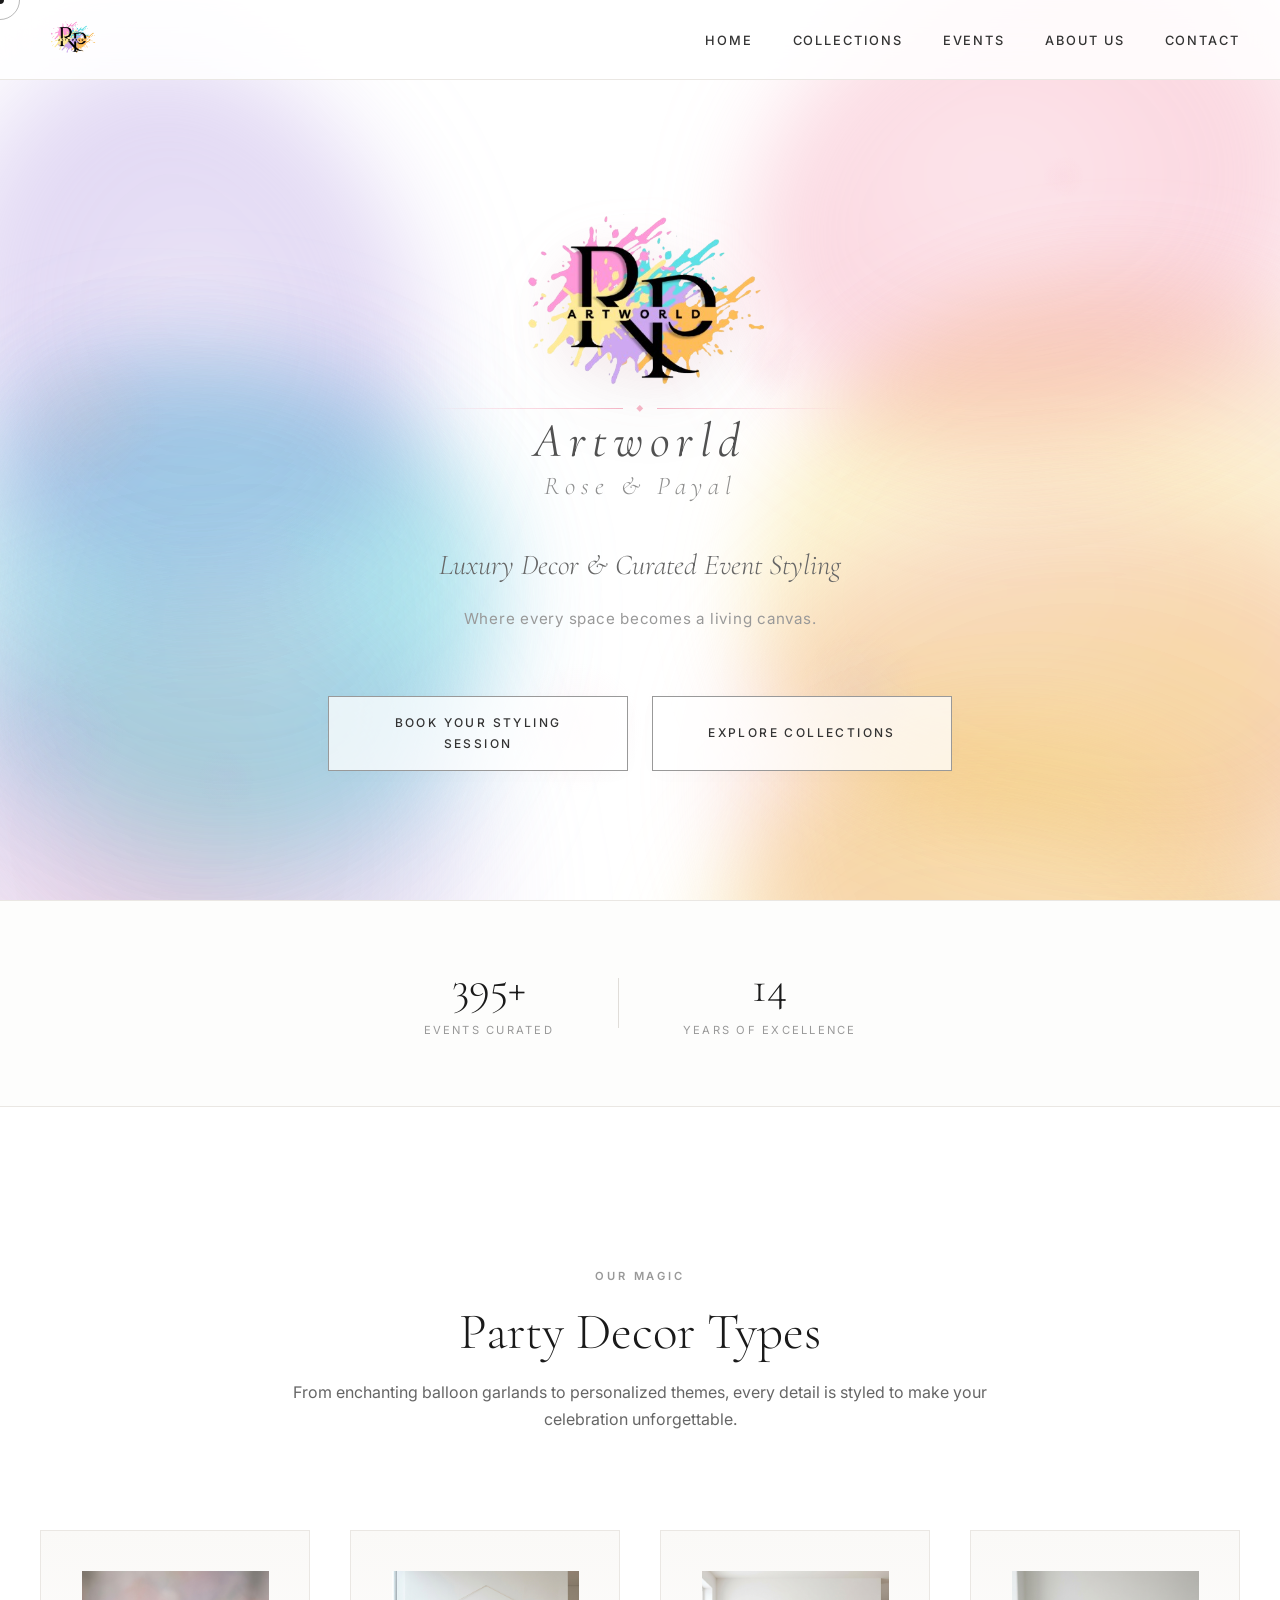
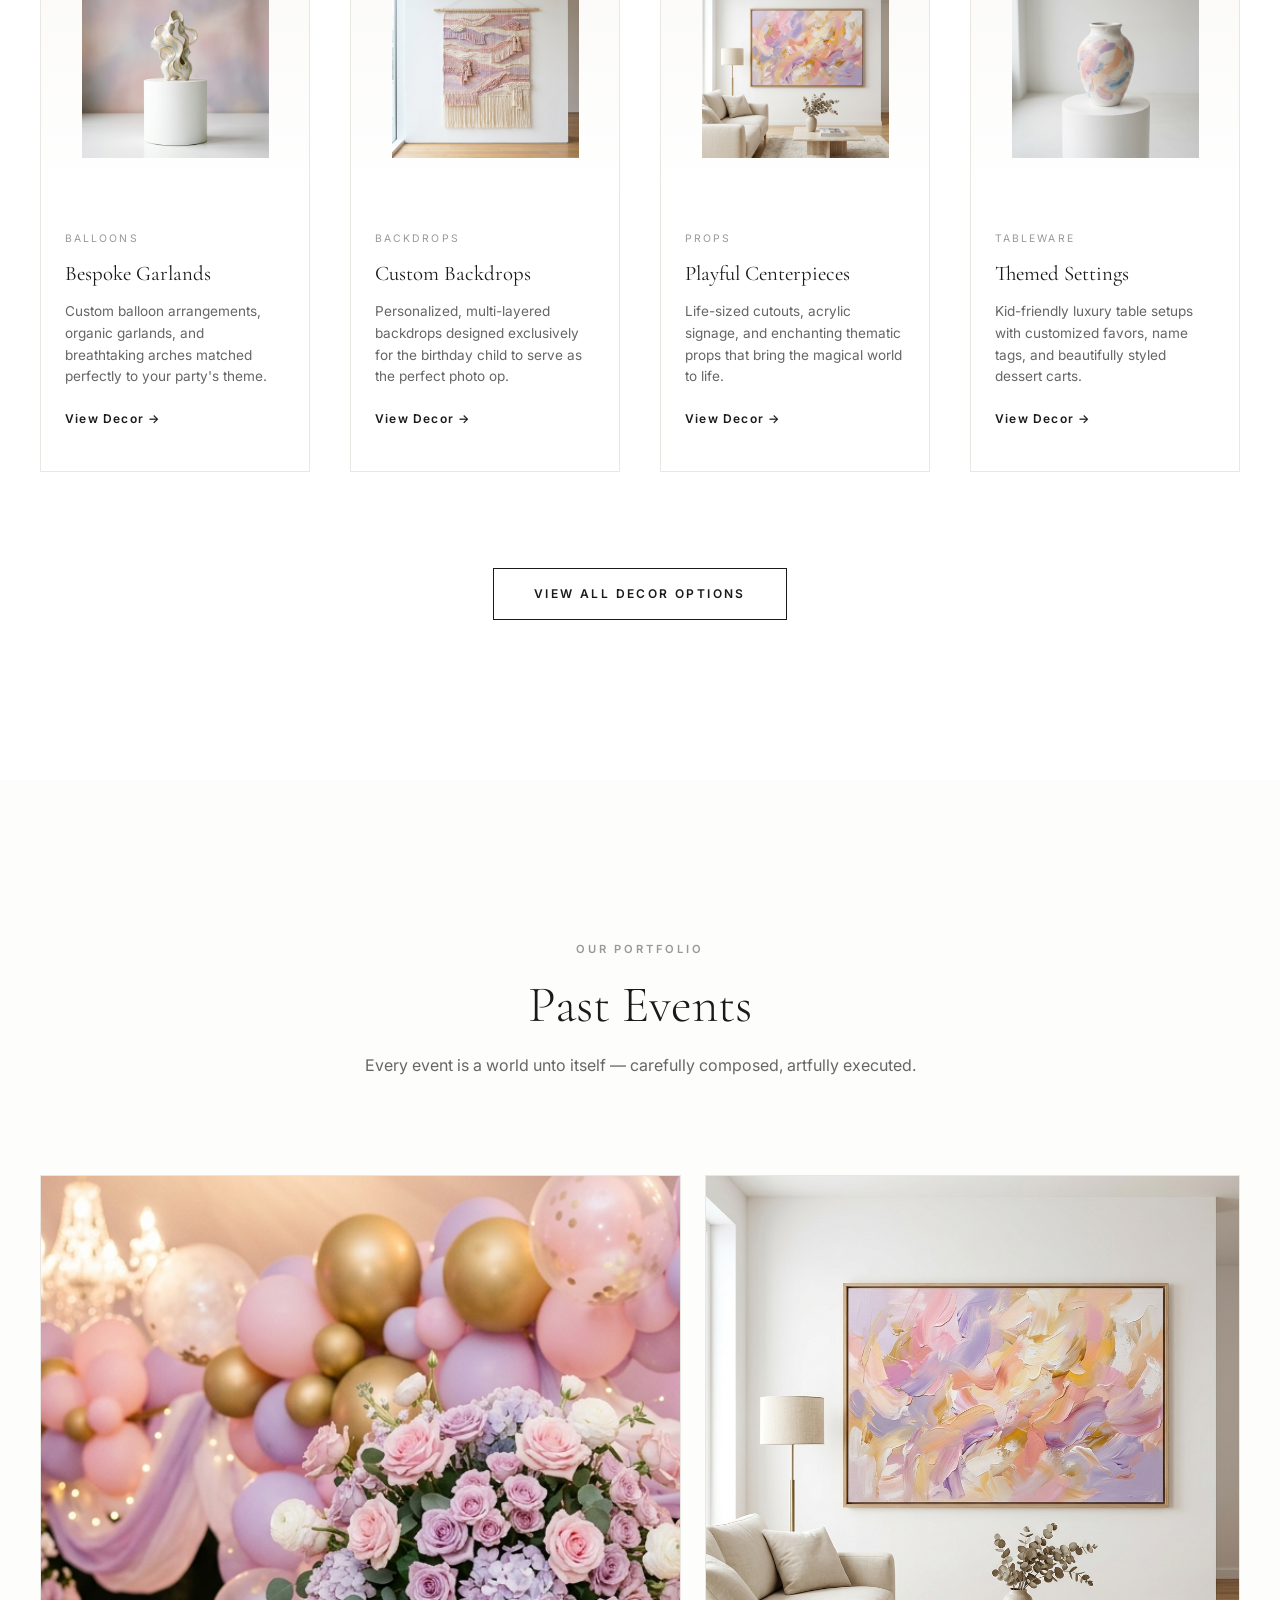
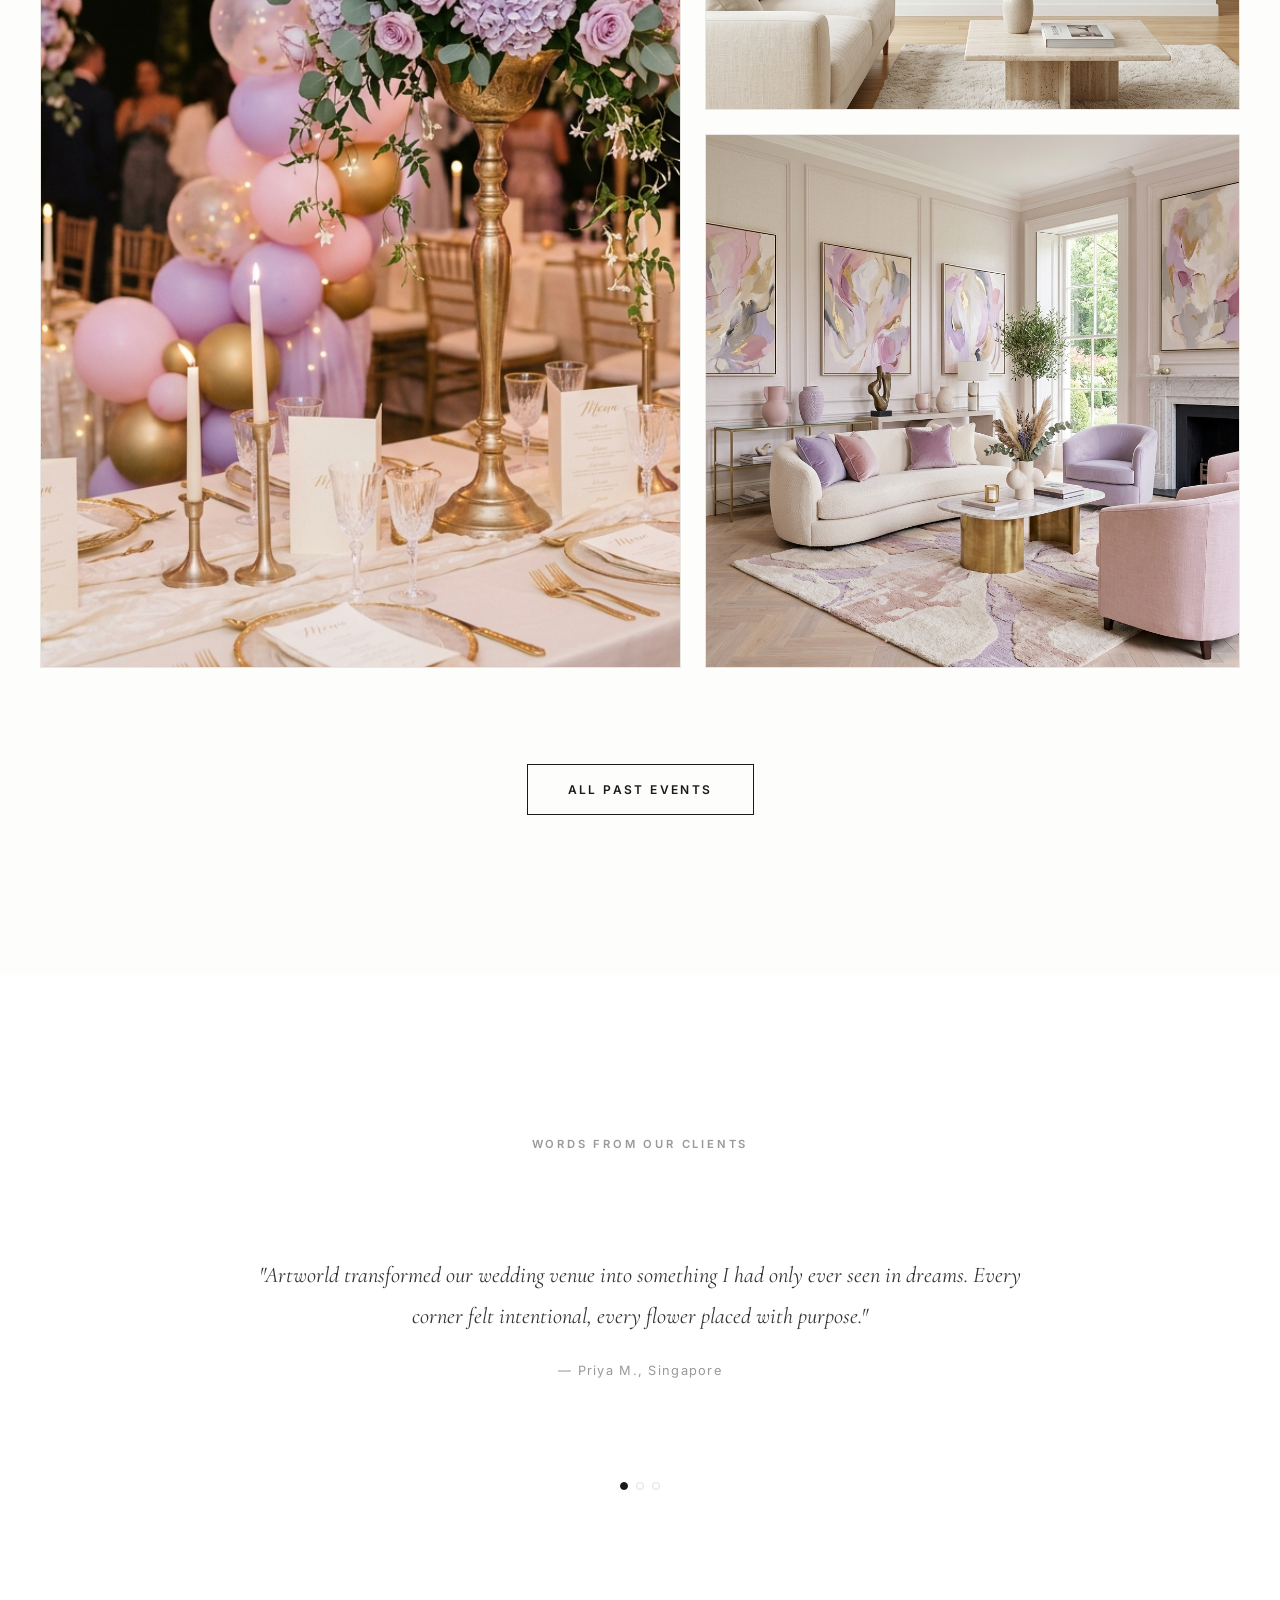
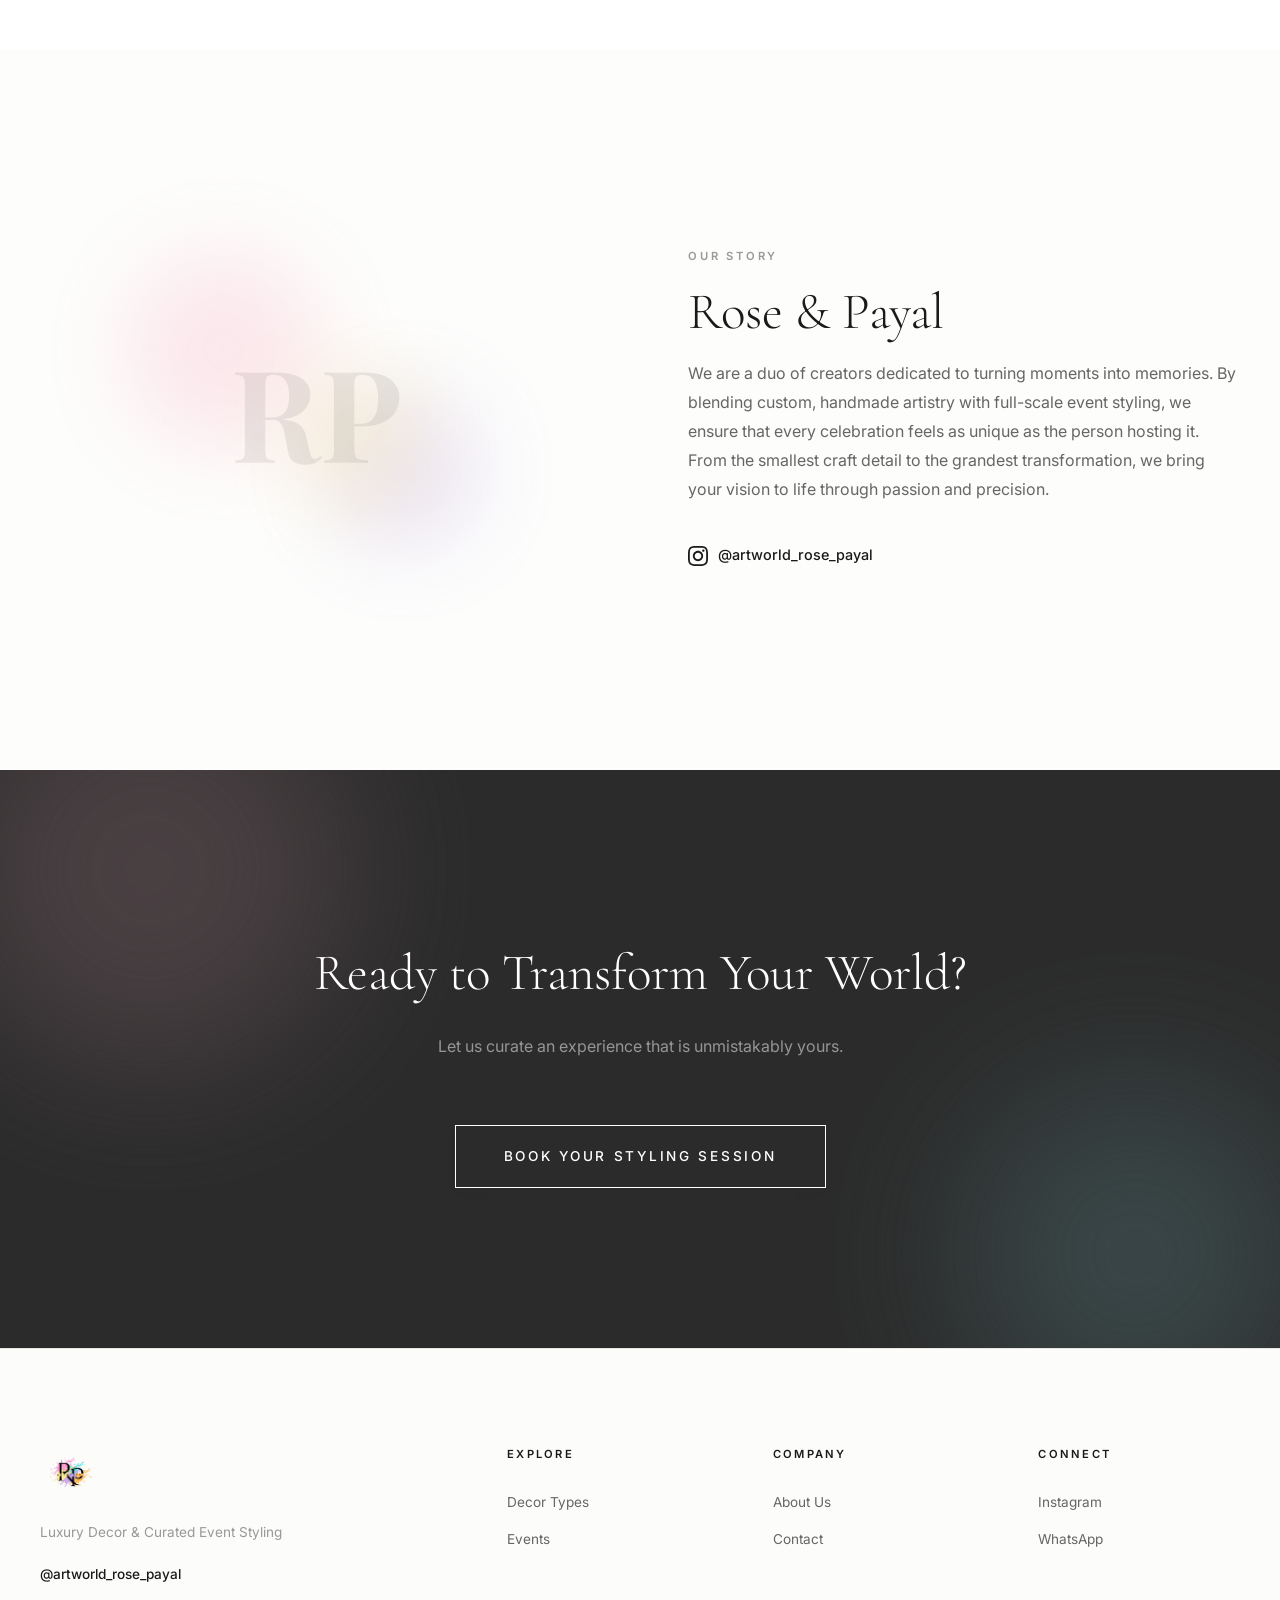
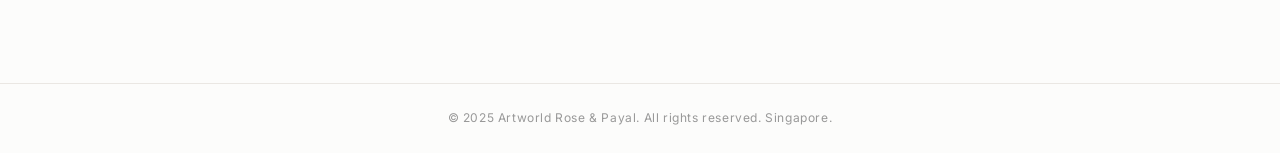
<file: index.html>
<!DOCTYPE html>
<html lang="en">
<head>
  <meta charset="UTF-8">
  <meta name="viewport" content="width=device-width, initial-scale=1.0">
  <title>Artworld Rose & Payal — Luxury Decor & Event Styling</title>
  <meta name="description" content="Artworld Rose & Payal is a luxury decor and event styling house crafting immersive, art-curated experiences. Explore our collections, past events, and book your styling session.">
  <link rel="preconnect" href="https://fonts.googleapis.com">
  <link rel="preconnect" href="https://fonts.gstatic.com" crossorigin>
  <link href="https://fonts.googleapis.com/css2?family=Cormorant+Garamond:ital,wght@0,300;0,400;0,500;0,600;1,300;1,400&family=Inter:wght@300;400;500;600&family=Playfair+Display:ital,wght@0,400;0,700;1,400&display=swap" rel="stylesheet">
  <link rel="stylesheet" href="style.css">
  <link rel="icon" type="image/png" href="assets/logo.png">
</head>
<body>

  <!-- Custom Cursor -->
  <div class="cursor-dot" id="cursorDot"></div>
  <div class="cursor-ring" id="cursorRing"></div>

  <div class="bg-decorations">
    <div class="bg-splash splash-1"></div>
    <div class="bg-splash splash-2"></div>
    <div class="bg-splash splash-3"></div>
    <div class="bg-splash splash-4"></div>
    <div class="bg-splash splash-5"></div>
    <div class="bg-splash splash-6"></div>
    <div class="bg-splash splash-7"></div>
    <div class="bg-splash splash-8"></div>
  </div>

  <!-- Navigation -->
  <nav class="nav" id="mainNav">
    <div class="nav-inner">
      <a href="index.html" class="nav-logo">
        <img src="assets/logo.png" alt="Artworld Rose & Payal Logo" class="nav-logo-img">
      </a>
      <ul class="nav-links" id="navLinks">
        <li><a href="index.html" class="nav-link" data-label="Home">
          <span class="nav-drip"></span>Home
        </a></li>
        <li><a href="#collections" class="nav-link" data-label="Collections">
          <span class="nav-drip"></span>Collections
        </a></li>
        <li><a href="events.html" class="nav-link" data-label="Events">
          <span class="nav-drip"></span>Events
        </a></li>
        <li><a href="#about" class="nav-link" data-label="About Us">
          <span class="nav-drip"></span>About Us
        </a></li>
        <li><a href="contact.html" class="nav-link" data-label="Contact">
          <span class="nav-drip"></span>Contact
        </a></li>
      </ul>
      <button class="nav-hamburger" id="navHamburger" aria-label="Menu">
        <span></span><span></span><span></span>
      </button>
    </div>
  </nav>

  <!-- Hero Section -->
  <section class="hero" id="hero">
    <canvas class="hero-canvas" id="heroCanvas"></canvas>

    <div class="hero-content">
      <!-- Brand Name Heading -->
      <div class="hero-brand-name">
        <div class="hero-logo-container">
          <img src="assets/logo.png" alt="Artworld Rose &amp; Payal" class="hero-logo">
        </div>
        <div class="hero-brand-rule"><span class="hero-brand-diamond">◆</span></div>
        <h1 class="hero-brand-sub">
          <span class="hero-brand-artworld">Artworld</span>
          <span class="hero-brand-rp">Rose &amp; Payal</span>
        </h1>
      </div>

      <p class="hero-tagline">Luxury Decor & Curated Event Styling</p>
      <p class="hero-sub">Where every space becomes a living canvas.</p>

      <div class="hero-actions">
        <a href="contact.html" class="btn-primary" id="ctaButton">
          <span class="btn-text">BOOK YOUR STYLING SESSION</span>
          <div class="btn-gradient-overlay"></div>
        </a>
        <a href="#collections" class="btn-primary">
          <span class="btn-text">EXPLORE COLLECTIONS</span>
          <div class="btn-gradient-overlay"></div>
        </a>
      </div>
    </div>


  </section>

  <!-- About Strip -->
  <section class="about-strip">
    <div class="strip-inner">
      <div class="strip-item">
        <span class="strip-number">400+</span>
        <span class="strip-label">Events Curated</span>
      </div>
      <div class="strip-divider"></div>
      <div class="strip-item">
        <span class="strip-number">14</span>
        <span class="strip-label">Years of Excellence</span>
      </div>
    </div>
  </section>

  <!-- Decor Types Section -->
  <section class="collections" id="collections">
    <div class="section-header">
      <span class="section-label">Our Magic</span>
      <h2 class="section-title">Party Decor Types</h2>
      <p class="section-sub">From enchanting balloon garlands to personalized themes, every detail is styled to make your celebration unforgettable.</p>
    </div>

    <div class="collections-grid">
      <div class="product-card" id="product1">
        <div class="product-pedestal">
          <div class="product-aura"></div>
          <img src="assets/product_sculpture.png" alt="Balloon Installations — Party Decor" class="product-img">
        </div>
        <div class="product-info">
          <span class="product-category">Balloons</span>
          <h3 class="product-name">Bespoke Garlands</h3>
          <p class="product-desc">Custom balloon arrangements, organic garlands, and breathtaking arches matched perfectly to your party's theme.</p>
          <a href="#" class="product-link">View Decor →</a>
        </div>
      </div>

      <div class="product-card" id="product2">
        <div class="product-pedestal">
          <div class="product-aura"></div>
          <img src="assets/product_textile.png" alt="Themed Backdrops — Party Decor" class="product-img">
        </div>
        <div class="product-info">
          <span class="product-category">Backdrops</span>
          <h3 class="product-name">Custom Backdrops</h3>
          <p class="product-desc">Personalized, multi-layered backdrops designed exclusively for the birthday child to serve as the perfect photo op.</p>
          <a href="#" class="product-link">View Decor →</a>
        </div>
      </div>

      <div class="product-card" id="product3">
        <div class="product-pedestal">
          <div class="product-aura"></div>
          <img src="assets/product_wall_art.png" alt="Props & Signage — Party Decor" class="product-img">
        </div>
        <div class="product-info">
          <span class="product-category">Props</span>
          <h3 class="product-name">Playful Centerpieces</h3>
          <p class="product-desc">Life-sized cutouts, acrylic signage, and enchanting thematic props that bring the magical world to life.</p>
          <a href="#" class="product-link">View Decor →</a>
        </div>
      </div>

      <div class="product-card" id="product4">
        <div class="product-pedestal">
          <div class="product-aura"></div>
          <img src="assets/product_vase.png" alt="Table Settings — Party Decor" class="product-img">
        </div>
        <div class="product-info">
          <span class="product-category">Tableware</span>
          <h3 class="product-name">Themed Settings</h3>
          <p class="product-desc">Kid-friendly luxury table setups with customized favors, name tags, and beautifully styled dessert carts.</p>
          <a href="#" class="product-link">View Decor →</a>
        </div>
      </div>
    </div>

    <div class="collections-cta">
      <a href="decor.html" class="btn-outline">View All Decor Options</a>
    </div>
  </section>



  <!-- Past Events Preview -->
  <section class="events-preview" id="events">
    <div class="section-header">
      <span class="section-label">Our Portfolio</span>
      <h2 class="section-title">Past Events</h2>
      <p class="section-sub">Every event is a world unto itself — carefully composed, artfully executed.</p>
    </div>

    <div class="events-grid">
      <div class="event-card event-card-large" id="eventCard1">
        <div class="event-img-wrap">
          <img src="assets/event_celebration.png" alt="Elegance in Bloom — Luxury wedding styling by Artworld Rose & Payal" class="event-img">
          <div class="event-overlay">
            <div class="event-info">
              <span class="event-tag">Wedding</span>
              <h3>Elegance in Bloom</h3>
              <p>A pastel dream — 400 guests immersed in a world of lavender and gold.</p>
              <a href="events.html" class="event-link">View Gallery →</a>
            </div>
          </div>
        </div>
      </div>
      <div class="event-card" id="eventCard2">
        <div class="event-img-wrap">
          <img src="assets/product_wall_art.png" alt="Gallery Night — Art exhibition curated by Artworld" class="event-img">
          <div class="event-overlay">
            <div class="event-info">
              <span class="event-tag">Art Exhibition</span>
              <h3>Gallery Night</h3>
              <p>A private showcase for 60 collectors.</p>
              <a href="events.html" class="event-link">View Gallery →</a>
            </div>
          </div>
        </div>
      </div>
      <div class="event-card" id="eventCard3">
        <div class="event-img-wrap">
          <img src="assets/interior_living_room.png" alt="The Rose Suite — Luxury showroom opening styling" class="event-img">
          <div class="event-overlay">
            <div class="event-info">
              <span class="event-tag">Showroom</span>
              <h3>The Rose Suite</h3>
              <p>A luxury showroom opening, art-directed from floor to ceiling.</p>
              <a href="events.html" class="event-link">View Gallery →</a>
            </div>
          </div>
        </div>
      </div>
    </div>

    <div class="events-cta">
      <a href="events.html" class="btn-outline">All Past Events</a>
    </div>
  </section>

  <!-- Testimonials -->
  <section class="testimonials">
    <div class="testimonials-inner">
      <span class="section-label">Words From Our Clients</span>
      <div class="testimonials-carousel" id="testimonialsCarousel">
        <div class="testimonial-slide active">
          <blockquote>"Artworld transformed our wedding venue into something I had only ever seen in dreams. Every corner felt intentional, every flower placed with purpose."</blockquote>
          <cite>— Priya M., Singapore</cite>
        </div>
        <div class="testimonial-slide">
          <blockquote>"The sculpture they sourced for our entryway is the first thing guests notice. It has sparked more conversations than anything else in our home."</blockquote>
          <cite>— Marcus T., London</cite>
        </div>
        <div class="testimonial-slide">
          <blockquote>"Working with Rose and Payal felt like collaborating with artists. They listened, they shaped our vision, and then they exceeded it."</blockquote>
          <cite>— Ananya K., Mumbai</cite>
        </div>
      </div>
      <div class="testimonial-dots" id="testimonialDots">
        <button class="t-dot active" data-index="0"></button>
        <button class="t-dot" data-index="1"></button>
        <button class="t-dot" data-index="2"></button>
      </div>
    </div>
  </section>

  <!-- About Section -->
  <section class="about-section" id="about">
    <div class="about-inner">
      <div class="about-visual">
        <div class="about-paint-blob ab1"></div>
        <div class="about-paint-blob ab2"></div>
        <div class="about-paint-blob ab3"></div>
        <div class="about-monogram">RP</div>
      </div>
      <div class="about-text">
        <span class="section-label">Our Story</span>
        <h2 class="section-title">Rose & Payal</h2>
        <p>We are a duo of creators dedicated to turning moments into memories. By blending custom, handmade artistry with full-scale event styling, we ensure that every celebration feels as unique as the person hosting it. From the smallest craft detail to the grandest transformation, we bring your vision to life through passion and precision.</p>
        <div class="about-instagram">
          <a href="https://www.instagram.com/artworld_rose_payal/" target="_blank" rel="noopener" class="instagram-link" id="instagramLink">
            <svg viewBox="0 0 24 24" class="ig-icon" fill="currentColor"><path d="M12 2.163c3.204 0 3.584.012 4.85.07 3.252.148 4.771 1.691 4.919 4.919.058 1.265.069 1.645.069 4.849 0 3.205-.012 3.584-.069 4.849-.149 3.225-1.664 4.771-4.919 4.919-1.266.058-1.644.07-4.85.07-3.204 0-3.584-.012-4.849-.07-3.26-.149-4.771-1.699-4.919-4.92-.058-1.265-.07-1.644-.07-4.849 0-3.204.013-3.583.07-4.849.149-3.227 1.664-4.771 4.919-4.919 1.266-.057 1.645-.069 4.849-.069zm0-2.163c-3.259 0-3.667.014-4.947.072-4.358.2-6.78 2.618-6.98 6.98-.059 1.281-.073 1.689-.073 4.948 0 3.259.014 3.668.072 4.948.2 4.358 2.618 6.78 6.98 6.98 1.281.058 1.689.072 4.948.072 3.259 0 3.668-.014 4.948-.072 4.354-.2 6.782-2.618 6.979-6.98.059-1.28.073-1.689.073-4.948 0-3.259-.014-3.667-.072-4.947-.196-4.354-2.617-6.78-6.979-6.98-1.281-.059-1.69-.073-4.949-.073zm0 5.838c-3.403 0-6.162 2.759-6.162 6.162s2.759 6.163 6.162 6.163 6.162-2.759 6.162-6.163c0-3.403-2.759-6.162-6.162-6.162zm0 10.162c-2.209 0-4-1.79-4-4 0-2.209 1.791-4 4-4s4 1.791 4 4c0 2.21-1.791 4-4 4zm6.406-11.845c-.796 0-1.441.645-1.441 1.44s.645 1.44 1.441 1.44c.795 0 1.439-.645 1.439-1.44s-.644-1.44-1.439-1.44z"/></svg>
            @artworld_rose_payal
          </a>
        </div>
      </div>
    </div>
  </section>

  <!-- Final CTA Banner -->
  <section class="cta-banner">
    <div class="cta-banner-bg">
      <div class="cta-blob cb1"></div>
      <div class="cta-blob cb2"></div>
    </div>
    <div class="cta-banner-inner">
      <h2 class="cta-banner-title">Ready to Transform Your World?</h2>
      <p class="cta-banner-sub">Let us curate an experience that is unmistakably yours.</p>
      <a href="contact.html" class="btn-primary btn-large" id="finalCtaBtn">
        <span class="btn-text">BOOK YOUR STYLING SESSION</span>
        <div class="btn-gradient-overlay"></div>
      </a>
    </div>
  </section>

  <!-- Footer -->
  <footer class="footer">
    <div class="footer-inner">
      <div class="footer-brand">
        <img src="assets/logo.png" alt="Artworld Rose & Payal" class="footer-logo">
        <p class="footer-tagline">Luxury Decor & Curated Event Styling</p>
        <a href="https://www.instagram.com/artworld_rose_payal/" target="_blank" rel="noopener" class="footer-ig" id="footerIg">
          @artworld_rose_payal
        </a>
      </div>
      <div class="footer-links-group">
        <h4 class="footer-heading">Explore</h4>
        <ul>
          <li><a href="#collections">Decor Types</a></li>
          <li><a href="events.html">Events</a></li>
        </ul>
      </div>
      <div class="footer-links-group">
        <h4 class="footer-heading">Company</h4>
        <ul>
          <li><a href="#about">About Us</a></li>
          <li><a href="contact.html">Contact</a></li>
        </ul>
      </div>
      <div class="footer-links-group">
        <h4 class="footer-heading">Connect</h4>
        <ul>
          <li><a href="https://www.instagram.com/artworld_rose_payal/" target="_blank" rel="noopener">Instagram</a></li>
          <li><a href="contact.html">WhatsApp</a></li>
        </ul>
      </div>
    </div>
    <div class="footer-bottom">
      <p>© 2025 Artworld Rose & Payal. All rights reserved. Singapore.</p>
    </div>
  </footer>

  <script src="main.js"></script>
</body>
</html>
</file>
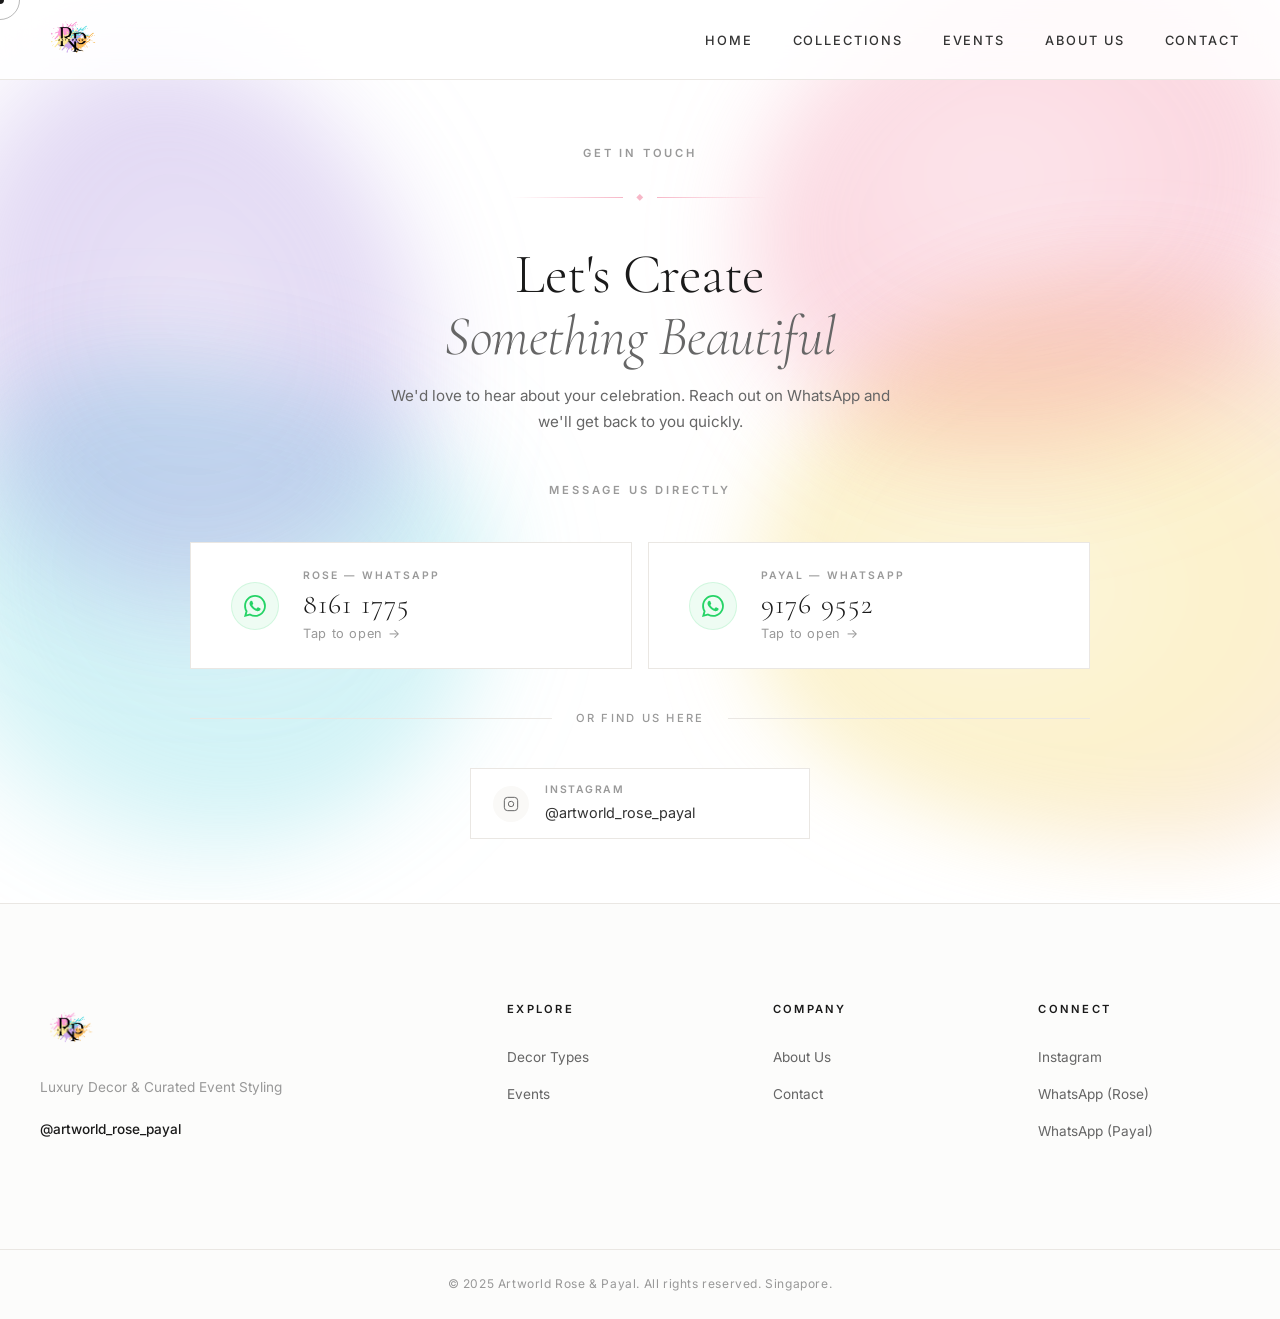
<file: contact.html>
<!DOCTYPE html>
<html lang="en">
<head>
  <meta charset="UTF-8">
  <meta name="viewport" content="width=device-width, initial-scale=1.0">
  <title>Contact Us — Artworld Rose &amp; Payal</title>
  <meta name="description" content="Get in touch with Artworld Rose &amp; Payal for beautiful party decor and event styling in Singapore.">
  <link rel="preconnect" href="https://fonts.googleapis.com">
  <link rel="preconnect" href="https://fonts.gstatic.com" crossorigin>
  <link href="https://fonts.googleapis.com/css2?family=Cormorant+Garamond:ital,wght@0,300;0,400;0,500;0,600;1,300;1,400&family=Inter:wght@300;400;500;600&family=Playfair+Display:ital,wght@0,400;0,700;1,400&display=swap" rel="stylesheet">
  <link rel="stylesheet" href="style.css">
  <link rel="icon" type="image/png" href="assets/logo.png">
</head>
<body>

  <!-- Custom Cursor -->
  <div class="cursor-dot" id="cursorDot"></div>
  <div class="cursor-ring" id="cursorRing"></div>

  <!-- Global Background Decorations -->
  <div class="bg-decorations">
    <div class="bg-splash splash-1"></div>
    <div class="bg-splash splash-2"></div>
    <div class="bg-splash splash-3"></div>
    <div class="bg-splash splash-4"></div>
  </div>

  <!-- Navigation -->
  <nav class="nav" id="mainNav">
    <div class="nav-inner">
      <a href="index.html" class="nav-logo">
        <img src="assets/logo.png" alt="Artworld Rose &amp; Payal Logo" class="nav-logo-img">
      </a>
      <ul class="nav-links" id="navLinks">
        <li><a href="index.html" class="nav-link"><span class="nav-drip"></span>Home</a></li>
        <li><a href="index.html#collections" class="nav-link"><span class="nav-drip"></span>Collections</a></li>
        <li><a href="events.html" class="nav-link"><span class="nav-drip"></span>Events</a></li>
        <li><a href="index.html#about" class="nav-link"><span class="nav-drip"></span>About Us</a></li>
        <li><a href="contact.html" class="nav-link"><span class="nav-drip"></span>Contact</a></li>
      </ul>
      <button class="nav-hamburger" id="navHamburger" aria-label="Menu">
        <span></span><span></span><span></span>
      </button>
    </div>
  </nav>

  <!-- Contact Hero -->
  <section class="contact-hero">
    <div class="contact-hero-inner">
      <div class="contact-hero-label">
        <span class="section-label">Get In Touch</span>
        <div class="contact-hero-rule">
          <span></span><span class="contact-hero-diamond">◆</span><span></span>
        </div>
      </div>
      <h1 class="contact-hero-title">Let's Create<br><em>Something Beautiful</em></h1>
      <p class="contact-hero-desc">We'd love to hear about your celebration. Reach out on WhatsApp and we'll get back to you quickly.</p>
    </div>
  </section>

  <!-- Contact Cards -->
  <section class="contact-cards-section">
    <div class="contact-cards-inner">

      <div class="whatsapp-cta-label">
        <span>Message Us Directly</span>
      </div>

      <div class="whatsapp-grid">
        <!-- Card 1 -->
        <a href="https://wa.me/6581611775" class="whatsapp-card" target="_blank" rel="noopener" id="waCard1">
          <div class="whatsapp-card-bg"></div>
          <div class="whatsapp-card-content">
            <div class="whatsapp-icon-wrap">
              <div class="whatsapp-icon">
                <svg viewBox="0 0 24 24" fill="currentColor" xmlns="http://www.w3.org/2000/svg"><path d="M17.472 14.382c-.297-.149-1.758-.867-2.03-.967-.273-.099-.471-.148-.67.15-.197.297-.767.966-.94 1.164-.173.199-.347.223-.644.075-.297-.15-1.255-.463-2.39-1.475-.883-.788-1.48-1.761-1.653-2.059-.173-.297-.018-.458.13-.606.134-.133.298-.347.446-.52.149-.174.198-.298.298-.497.099-.198.05-.371-.025-.52-.075-.149-.669-1.612-.916-2.207-.242-.579-.487-.5-.669-.51-.173-.008-.371-.01-.57-.01-.198 0-.52.074-.792.372-.272.297-1.04 1.016-1.04 2.479 0 1.462 1.065 2.875 1.213 3.074.149.198 2.096 3.2 5.077 4.487.709.306 1.262.489 1.694.625.712.227 1.36.195 1.871.118.571-.085 1.758-.719 2.006-1.413.248-.694.248-1.289.173-1.413-.074-.124-.272-.198-.57-.347m-5.421 7.403h-.004a9.87 9.87 0 01-5.031-1.378l-.361-.214-3.741.982.998-3.648-.235-.374a9.86 9.86 0 01-1.51-5.26c.001-5.45 4.436-9.884 9.888-9.884 2.64 0 5.122 1.03 6.988 2.898a9.825 9.825 0 012.893 6.994c-.003 5.45-4.437 9.884-9.885 9.884m8.413-18.297A11.815 11.815 0 0012.05 0C5.495 0 .16 5.335.157 11.892c0 2.096.547 4.142 1.588 5.945L0 24l6.335-1.662c1.72.937 3.659 1.432 5.631 1.433h.005c6.554 0 11.89-5.335 11.893-11.893a11.821 11.821 0 00-3.48-8.413z"/></svg>
              </div>
            </div>
            <div class="whatsapp-card-text">
              <span class="whatsapp-cta-tag">Rose — WhatsApp</span>
              <h2 class="whatsapp-number">8161 1775</h2>
              <p class="whatsapp-tap">Tap to open →</p>
            </div>
          </div>
        </a>

        <!-- Card 2 -->
        <a href="https://wa.me/6591769552" class="whatsapp-card" target="_blank" rel="noopener" id="waCard2">
          <div class="whatsapp-card-bg"></div>
          <div class="whatsapp-card-content">
            <div class="whatsapp-icon-wrap">
              <div class="whatsapp-icon">
                <svg viewBox="0 0 24 24" fill="currentColor" xmlns="http://www.w3.org/2000/svg"><path d="M17.472 14.382c-.297-.149-1.758-.867-2.03-.967-.273-.099-.471-.148-.67.15-.197.297-.767.966-.94 1.164-.173.199-.347.223-.644.075-.297-.15-1.255-.463-2.39-1.475-.883-.788-1.48-1.761-1.653-2.059-.173-.297-.018-.458.13-.606.134-.133.298-.347.446-.52.149-.174.198-.298.298-.497.099-.198.05-.371-.025-.52-.075-.149-.669-1.612-.916-2.207-.242-.579-.487-.5-.669-.51-.173-.008-.371-.01-.57-.01-.198 0-.52.074-.792.372-.272.297-1.04 1.016-1.04 2.479 0 1.462 1.065 2.875 1.213 3.074.149.198 2.096 3.2 5.077 4.487.709.306 1.262.489 1.694.625.712.227 1.36.195 1.871.118.571-.085 1.758-.719 2.006-1.413.248-.694.248-1.289.173-1.413-.074-.124-.272-.198-.57-.347m-5.421 7.403h-.004a9.87 9.87 0 01-5.031-1.378l-.361-.214-3.741.982.998-3.648-.235-.374a9.86 9.86 0 01-1.51-5.26c.001-5.45 4.436-9.884 9.888-9.884 2.64 0 5.122 1.03 6.988 2.898a9.825 9.825 0 012.893 6.994c-.003 5.45-4.437 9.884-9.885 9.884m8.413-18.297A11.815 11.815 0 0012.05 0C5.495 0 .16 5.335.157 11.892c0 2.096.547 4.142 1.588 5.945L0 24l6.335-1.662c1.72.937 3.659 1.432 5.631 1.433h.005c6.554 0 11.89-5.335 11.893-11.893a11.821 11.821 0 00-3.48-8.413z"/></svg>
              </div>
            </div>
            <div class="whatsapp-card-text">
              <span class="whatsapp-cta-tag">Payal — WhatsApp</span>
              <h2 class="whatsapp-number">9176 9552</h2>
              <p class="whatsapp-tap">Tap to open →</p>
            </div>
          </div>
        </a>
      </div>

      <!-- Divider -->
      <div class="contact-or-divider">
        <span></span>
        <p>or find us here</p>
        <span></span>
      </div>

      <!-- Secondary contacts -->
      <div class="secondary-contacts">
        <a href="https://www.instagram.com/artworld_rose_payal/" target="_blank" rel="noopener" class="secondary-contact-pill" id="igPill">
          <div class="secondary-contact-icon">
            <svg fill="none" stroke="currentColor" viewBox="0 0 24 24"><rect x="2" y="2" width="20" height="20" rx="5" ry="5" stroke-width="1.5"/><path d="M16 11.37A4 4 0 1112.63 8 4 4 0 0116 11.37z" stroke-width="1.5"/><line x1="17.5" y1="6.5" x2="17.51" y2="6.5" stroke-width="1.5"/></svg>
          </div>
          <div class="secondary-contact-text">
            <span>Instagram</span>
            <p>@artworld_rose_payal</p>
          </div>
        </a>
      </div>


    </div>
  </section>

  <!-- Footer -->
  <footer class="footer">
    <div class="footer-inner">
      <div class="footer-brand">
        <img src="assets/logo.png" alt="Artworld Rose &amp; Payal" class="footer-logo">
        <p class="footer-tagline">Luxury Decor &amp; Curated Event Styling</p>
        <a href="https://www.instagram.com/artworld_rose_payal/" target="_blank" rel="noopener" class="footer-ig">@artworld_rose_payal</a>
      </div>
      <div class="footer-links-group">
        <h4 class="footer-heading">Explore</h4>
        <ul>
          <li><a href="index.html#collections">Decor Types</a></li>
          <li><a href="events.html">Events</a></li>
        </ul>
      </div>
      <div class="footer-links-group">
        <h4 class="footer-heading">Company</h4>
        <ul>
          <li><a href="index.html#about">About Us</a></li>
          <li><a href="contact.html">Contact</a></li>
        </ul>
      </div>
      <div class="footer-links-group">
        <h4 class="footer-heading">Connect</h4>
        <ul>
          <li><a href="https://www.instagram.com/artworld_rose_payal/" target="_blank" rel="noopener">Instagram</a></li>
          <li><a href="https://wa.me/6581611775" target="_blank" rel="noopener">WhatsApp (Rose)</a></li>
          <li><a href="https://wa.me/6591769552" target="_blank" rel="noopener">WhatsApp (Payal)</a></li>
        </ul>
      </div>
    </div>
    <div class="footer-bottom">
      <p>© 2025 Artworld Rose &amp; Payal. All rights reserved. Singapore.</p>
    </div>
  </footer>

  <script src="main.js"></script>
</body>
</html>
</file>
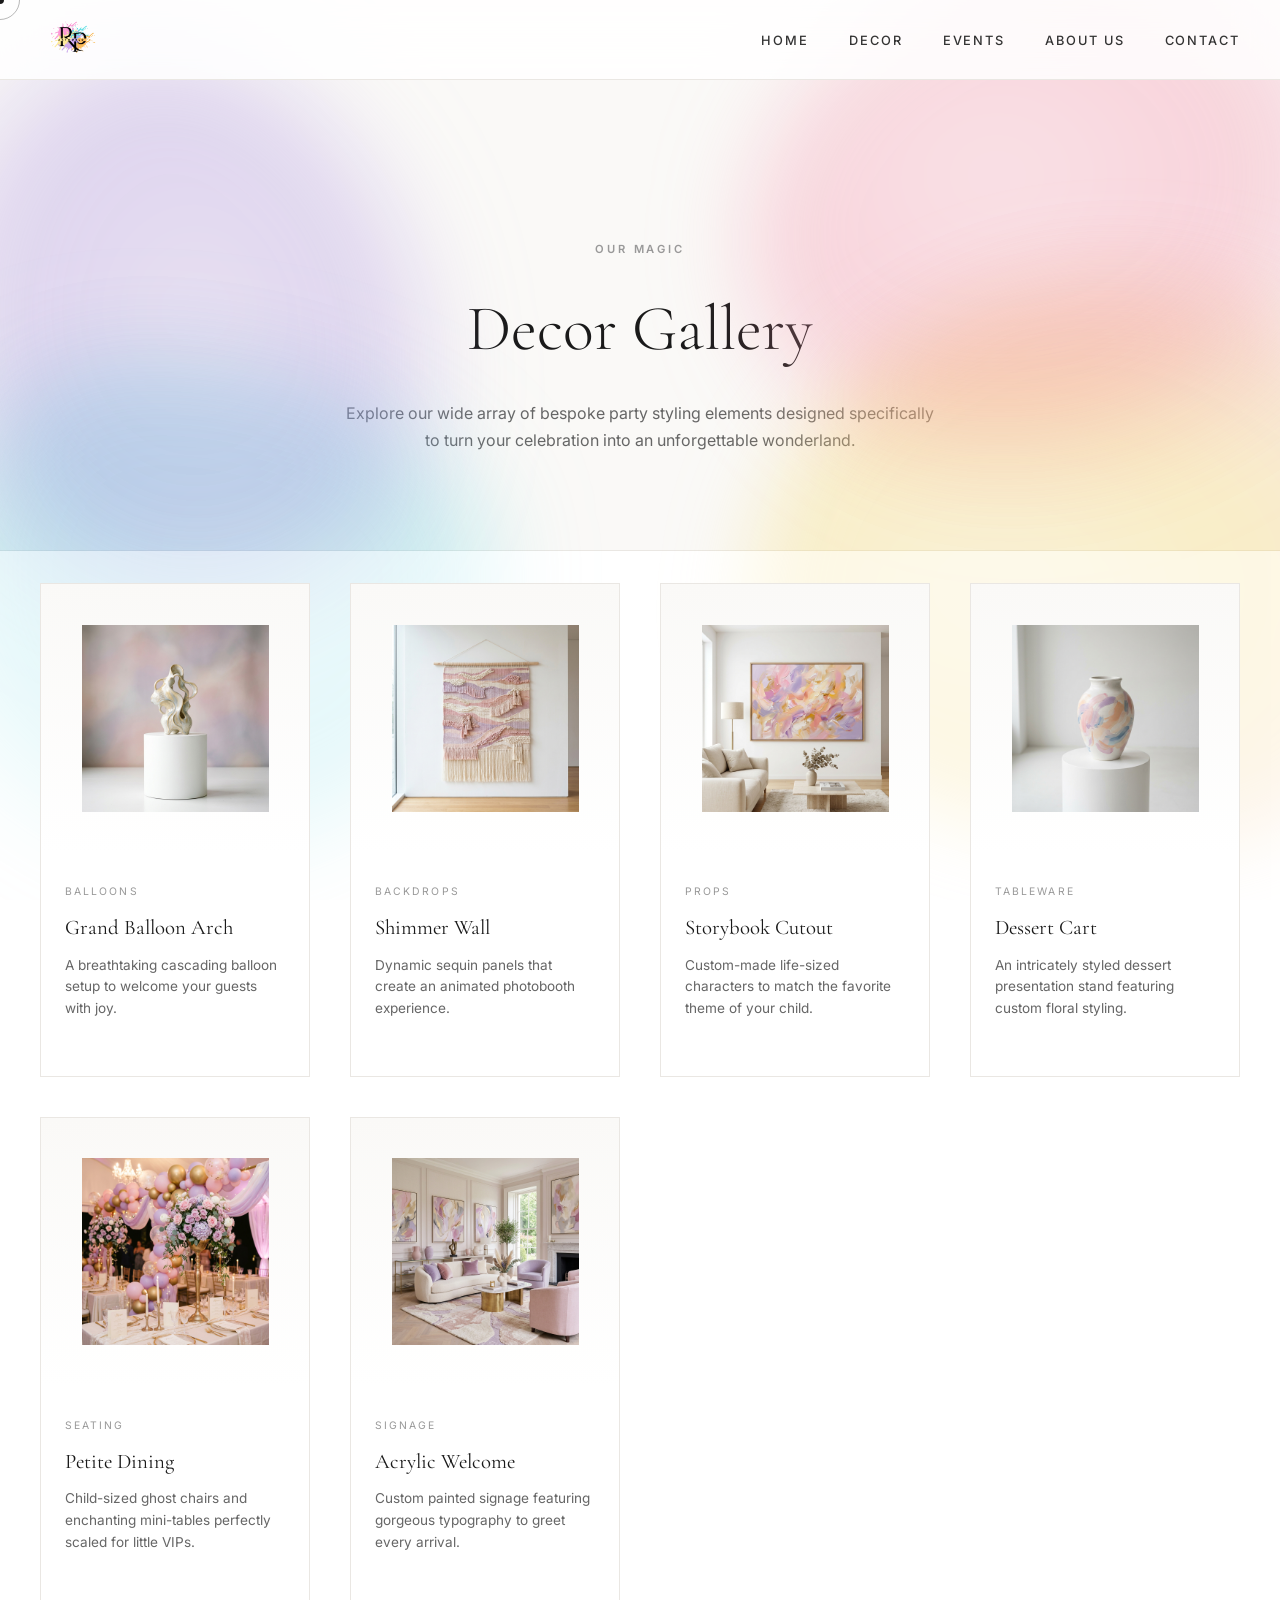
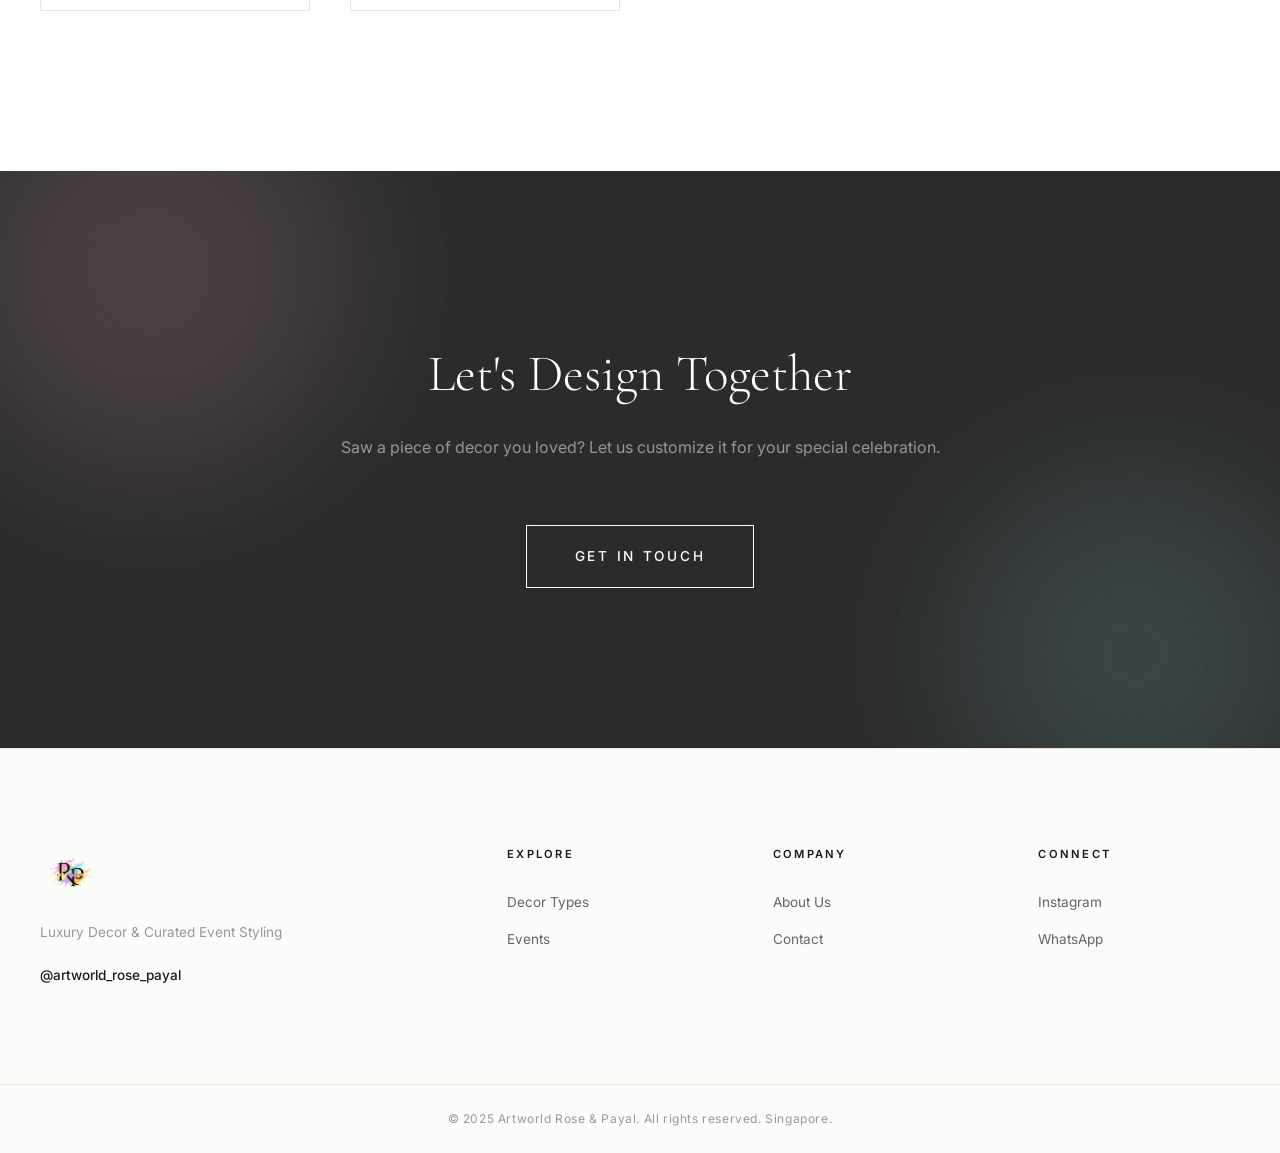
<file: decor.html>
<!DOCTYPE html>
<html lang="en">
<head>
  <meta charset="UTF-8">
  <meta name="viewport" content="width=device-width, initial-scale=1.0">
  <title>Decor Gallery — Artworld Rose & Payal</title>
  <meta name="description" content="Browse our complete collection of bespoke party decor, balloon garlands, backdrops, and table settings.">
  <link rel="preconnect" href="https://fonts.googleapis.com">
  <link rel="preconnect" href="https://fonts.gstatic.com" crossorigin>
  <link href="https://fonts.googleapis.com/css2?family=Cormorant+Garamond:ital,wght@0,300;0,400;0,500;0,600;1,300;1,400&family=Inter:wght@300;400;500;600&family=Playfair+Display:ital,wght@0,400;0,700;1,400&display=swap" rel="stylesheet">
  <link rel="stylesheet" href="style.css">
  <link rel="icon" type="image/png" href="assets/logo.png">
</head>
<body>

  <!-- Custom Cursor -->
  <div class="cursor-dot" id="cursorDot"></div>
  <div class="cursor-ring" id="cursorRing"></div>

  <!-- Global Background Decorations -->
  <div class="bg-decorations">
    <div class="bg-splash splash-1"></div>
    <div class="bg-splash splash-2"></div>
    <div class="bg-splash splash-3"></div>
    <div class="bg-splash splash-4"></div>
  </div>

  <!-- Navigation -->
  <nav class="nav" id="mainNav">
    <div class="nav-inner">
      <a href="index.html" class="nav-logo">
        <img src="assets/logo.png" alt="Artworld Rose & Payal Logo" class="nav-logo-img">
      </a>
      <ul class="nav-links" id="navLinks">
        <li><a href="index.html" class="nav-link"><span class="nav-drip"></span>Home</a></li>
        <li><a href="index.html#collections" class="nav-link"><span class="nav-drip"></span>Decor</a></li>
        <li><a href="events.html" class="nav-link"><span class="nav-drip"></span>Events</a></li>
        <li><a href="index.html#about" class="nav-link"><span class="nav-drip"></span>About Us</a></li>
        <li><a href="contact.html" class="nav-link"><span class="nav-drip"></span>Contact</a></li>
      </ul>
      <button class="nav-hamburger" id="navHamburger" aria-label="Menu">
        <span></span><span></span><span></span>
      </button>
    </div>
  </nav>

  <!-- Page Hero -->
  <section class="page-hero">
    <span class="section-label">Our Magic</span>
    <h1>Decor Gallery</h1>
    <p>Explore our wide array of bespoke party styling elements designed specifically to turn your celebration into an unforgettable wonderland.</p>
  </section>

  <!-- Gallery Section -->
  <section class="collections" style="padding-top: 2rem;">
    <div class="collections-grid">
      <!-- Item 1 -->
      <div class="product-card" style="transition-delay: 0s;">
        <div class="product-pedestal">
          <div class="product-aura"></div>
          <img src="assets/product_sculpture.png" alt="Balloon Arch" class="product-img">
        </div>
        <div class="product-info">
          <span class="product-category">Balloons</span>
          <h3 class="product-name">Grand Balloon Arch</h3>
          <p class="product-desc">A breathtaking cascading balloon setup to welcome your guests with joy.</p>
        </div>
      </div>
      <!-- Item 2 -->
      <div class="product-card" style="transition-delay: 0.12s;">
        <div class="product-pedestal">
          <div class="product-aura"></div>
          <img src="assets/product_textile.png" alt="Sequin Backdrop" class="product-img">
        </div>
        <div class="product-info">
          <span class="product-category">Backdrops</span>
          <h3 class="product-name">Shimmer Wall</h3>
          <p class="product-desc">Dynamic sequin panels that create an animated photobooth experience.</p>
        </div>
      </div>
      <!-- Item 3 -->
      <div class="product-card" style="transition-delay: 0.24s;">
        <div class="product-pedestal">
          <div class="product-aura"></div>
          <img src="assets/product_wall_art.png" alt="Character Prop" class="product-img">
        </div>
        <div class="product-info">
          <span class="product-category">Props</span>
          <h3 class="product-name">Storybook Cutout</h3>
          <p class="product-desc">Custom-made life-sized characters to match the favorite theme of your child.</p>
        </div>
      </div>
      <!-- Item 4 -->
      <div class="product-card" style="transition-delay: 0.36s;">
        <div class="product-pedestal">
          <div class="product-aura"></div>
          <img src="assets/product_vase.png" alt="Dessert Display" class="product-img">
        </div>
        <div class="product-info">
          <span class="product-category">Tableware</span>
          <h3 class="product-name">Dessert Cart</h3>
          <p class="product-desc">An intricately styled dessert presentation stand featuring custom floral styling.</p>
        </div>
      </div>
      <!-- Item 5 -->
      <div class="product-card" style="transition-delay: 0.48s;">
        <div class="product-pedestal">
          <div class="product-aura"></div>
          <img src="assets/event_celebration.png" alt="Kids Seating" class="product-img" style="aspect-ratio: 1; object-fit: cover;">
        </div>
        <div class="product-info">
          <span class="product-category">Seating</span>
          <h3 class="product-name">Petite Dining</h3>
          <p class="product-desc">Child-sized ghost chairs and enchanting mini-tables perfectly scaled for little VIPs.</p>
        </div>
      </div>
      <!-- Item 6 -->
      <div class="product-card" style="transition-delay: 0.6s;">
        <div class="product-pedestal">
          <div class="product-aura"></div>
          <img src="assets/interior_living_room.png" alt="Welcome Sign" class="product-img" style="aspect-ratio: 1; object-fit: cover;">
        </div>
        <div class="product-info">
          <span class="product-category">Signage</span>
          <h3 class="product-name">Acrylic Welcome</h3>
          <p class="product-desc">Custom painted signage featuring gorgeous typography to greet every arrival.</p>
        </div>
      </div>
    </div>
  </section>

  <!-- CTA -->
  <section class="cta-banner">
    <div class="cta-banner-bg">
      <div class="cta-blob cb1"></div>
      <div class="cta-blob cb2"></div>
    </div>
    <div class="cta-banner-inner">
      <h2 class="cta-banner-title">Let's Design Together</h2>
      <p class="cta-banner-sub">Saw a piece of decor you loved? Let us customize it for your special celebration.</p>
      <a href="contact.html" class="btn-primary btn-large">
        <span class="btn-text">GET IN TOUCH</span>
        <div class="btn-gradient-overlay"></div>
      </a>
    </div>
  </section>

  <!-- Footer -->
  <footer class="footer">
    <div class="footer-inner">
      <div class="footer-brand">
        <img src="assets/logo.png" alt="Artworld Rose & Payal" class="footer-logo">
        <p class="footer-tagline">Luxury Decor & Curated Event Styling</p>
        <a href="https://www.instagram.com/artworld_rose_payal/" target="_blank" rel="noopener" class="footer-ig">@artworld_rose_payal</a>
      </div>
      <div class="footer-links-group">
        <h4 class="footer-heading">Explore</h4>
        <ul>
          <li><a href="index.html#collections">Decor Types</a></li>
          <li><a href="events.html">Events</a></li>
        </ul>
      </div>
      <div class="footer-links-group">
        <h4 class="footer-heading">Company</h4>
        <ul>
          <li><a href="index.html#about">About Us</a></li>
          <li><a href="contact.html">Contact</a></li>
        </ul>
      </div>
      <div class="footer-links-group">
        <h4 class="footer-heading">Connect</h4>
        <ul>
          <li><a href="https://www.instagram.com/artworld_rose_payal/" target="_blank" rel="noopener">Instagram</a></li>
          <li><a href="contact.html">WhatsApp</a></li>
        </ul>
      </div>
    </div>
    <div class="footer-bottom">
      <p>© 2025 Artworld Rose & Payal. All rights reserved. Singapore.</p>
    </div>
  </footer>

  <script src="main.js"></script>
</body>
</html>
</file>
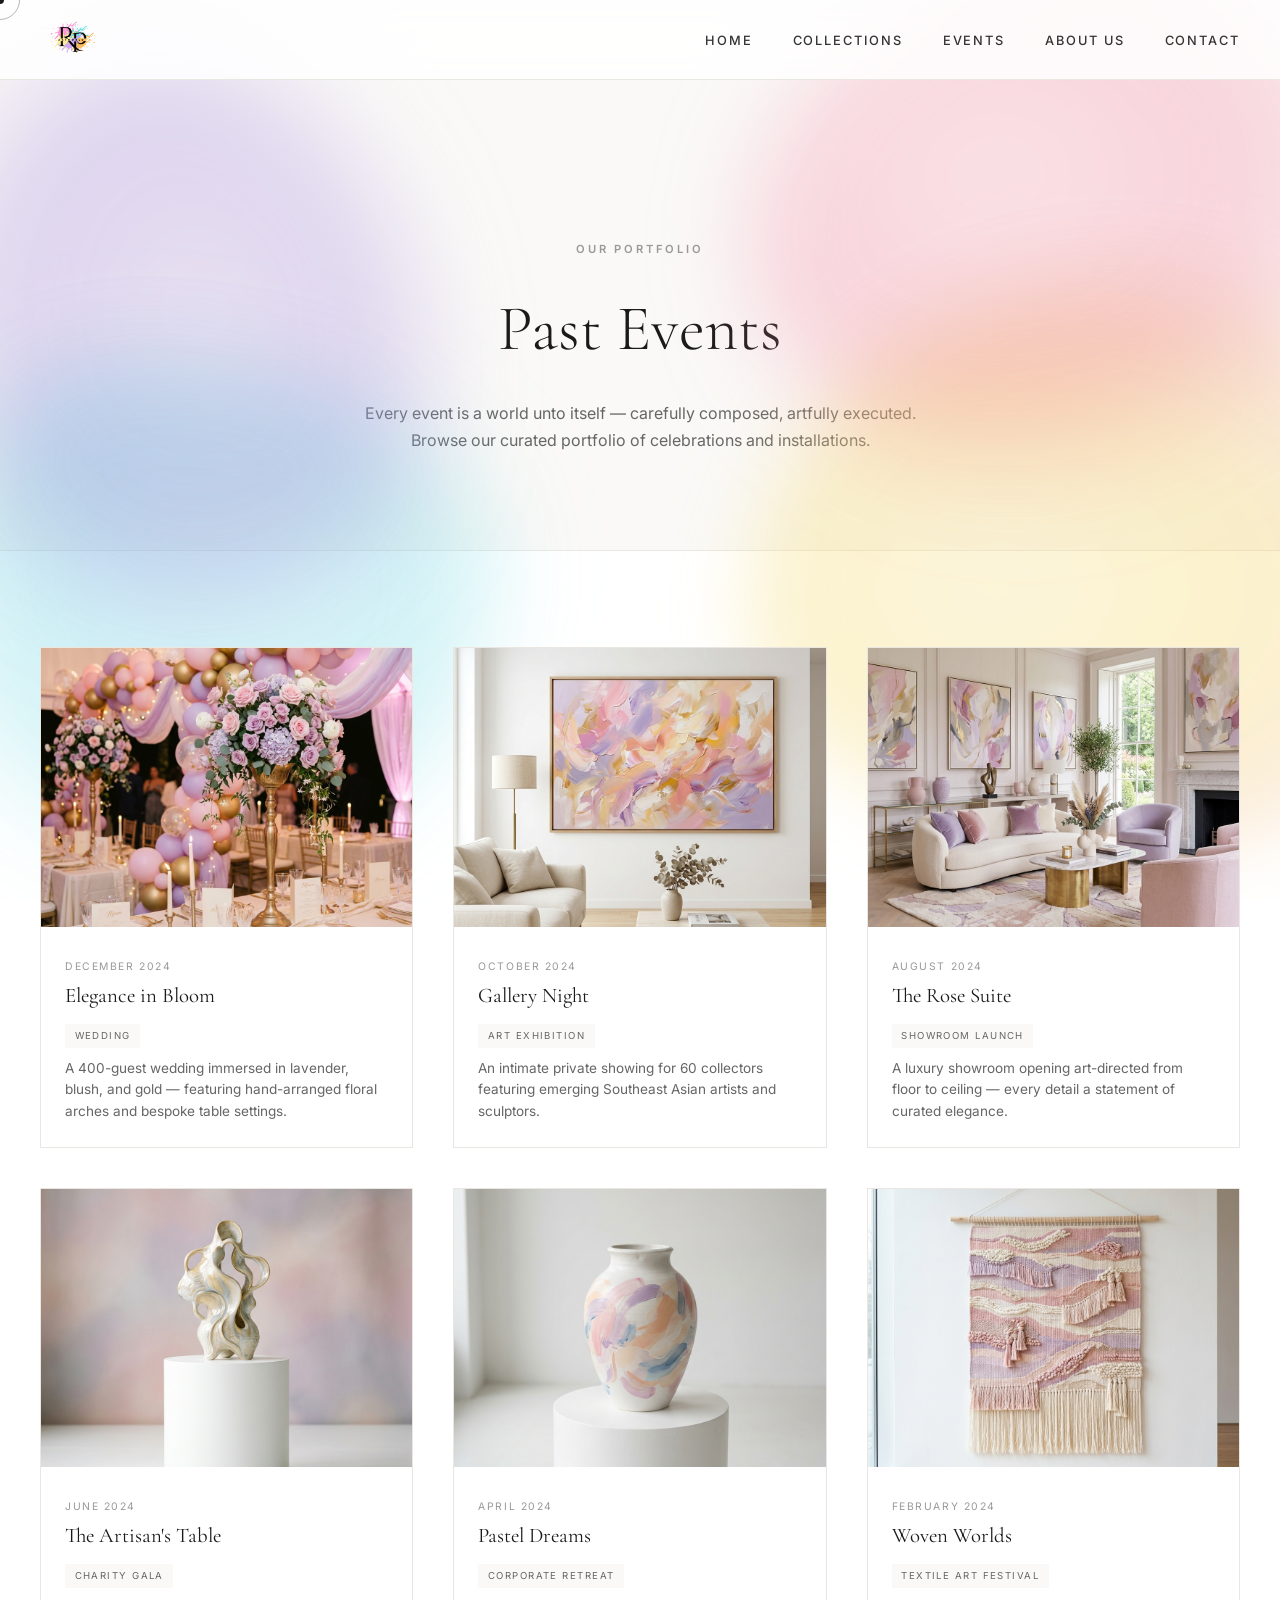
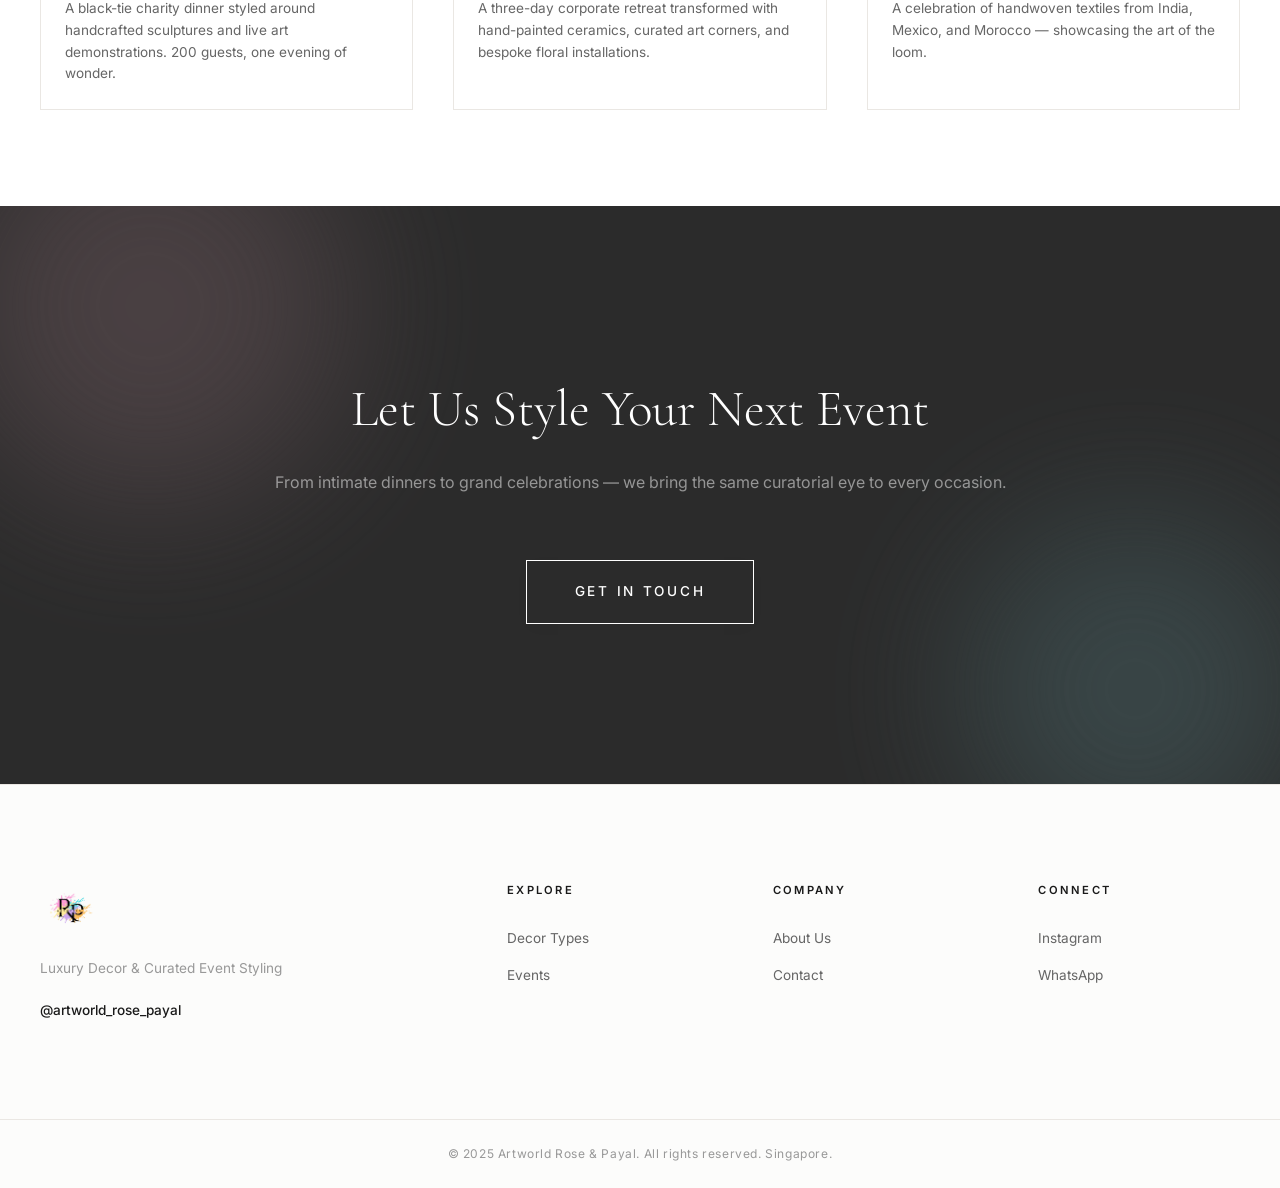
<file: events.html>
<!DOCTYPE html>
<html lang="en">
<head>
  <meta charset="UTF-8">
  <meta name="viewport" content="width=device-width, initial-scale=1.0">
  <title>Past Events — Artworld Rose & Payal</title>
  <meta name="description" content="Browse our portfolio of past events — luxury weddings, art exhibitions, corporate galas, and private celebrations styled by Artworld Rose & Payal.">
  <link rel="preconnect" href="https://fonts.googleapis.com">
  <link rel="preconnect" href="https://fonts.gstatic.com" crossorigin>
  <link href="https://fonts.googleapis.com/css2?family=Cormorant+Garamond:ital,wght@0,300;0,400;0,500;0,600;1,300;1,400&family=Inter:wght@300;400;500;600&family=Playfair+Display:ital,wght@0,400;0,700;1,400&display=swap" rel="stylesheet">
  <link rel="stylesheet" href="style.css">
  <link rel="icon" type="image/png" href="assets/logo.png">
</head>
<body>

  <!-- Custom Cursor -->
  <div class="cursor-dot" id="cursorDot"></div>
  <div class="cursor-ring" id="cursorRing"></div>

  <!-- Global Background Decorations -->
  <div class="bg-decorations">
    <div class="bg-splash splash-1"></div>
    <div class="bg-splash splash-2"></div>
    <div class="bg-splash splash-3"></div>
    <div class="bg-splash splash-4"></div>
  </div>

  <!-- Navigation -->
  <nav class="nav" id="mainNav">
    <div class="nav-inner">
      <a href="index.html" class="nav-logo">
        <img src="assets/logo.png" alt="Artworld Rose & Payal Logo" class="nav-logo-img">
      </a>
      <ul class="nav-links" id="navLinks">
        <li><a href="index.html" class="nav-link"><span class="nav-drip"></span>Home</a></li>
        <li><a href="index.html#collections" class="nav-link"><span class="nav-drip"></span>Collections</a></li>
        <li><a href="events.html" class="nav-link"><span class="nav-drip"></span>Events</a></li>
        <li><a href="index.html#about" class="nav-link"><span class="nav-drip"></span>About Us</a></li>
        <li><a href="contact.html" class="nav-link"><span class="nav-drip"></span>Contact</a></li>
      </ul>
      <button class="nav-hamburger" id="navHamburger" aria-label="Menu">
        <span></span><span></span><span></span>
      </button>
    </div>
  </nav>

  <!-- Page Hero -->
  <section class="page-hero">
    <span class="section-label">Our Portfolio</span>
    <h1>Past Events</h1>
    <p>Every event is a world unto itself — carefully composed, artfully executed. Browse our curated portfolio of celebrations and installations.</p>
  </section>

  <!-- Events Grid -->
  <div class="events-page-grid">
    <div class="event-full-card" id="eventPast1">
      <div class="event-full-img-wrap">
        <img src="assets/event_celebration.png" alt="Elegance in Bloom — Luxury wedding celebration" class="event-full-img">
      </div>
      <div class="event-full-info">
        <span class="event-full-date">December 2024</span>
        <h3 class="event-full-name">Elegance in Bloom</h3>
        <span class="event-full-type">Wedding</span>
        <p class="event-full-desc">A 400-guest wedding immersed in lavender, blush, and gold — featuring hand-arranged floral arches and bespoke table settings.</p>
      </div>
    </div>

    <div class="event-full-card" id="eventPast2">
      <div class="event-full-img-wrap">
        <img src="assets/product_wall_art.png" alt="Gallery Night — Private art exhibition" class="event-full-img">
      </div>
      <div class="event-full-info">
        <span class="event-full-date">October 2024</span>
        <h3 class="event-full-name">Gallery Night</h3>
        <span class="event-full-type">Art Exhibition</span>
        <p class="event-full-desc">An intimate private showing for 60 collectors featuring emerging Southeast Asian artists and sculptors.</p>
      </div>
    </div>

    <div class="event-full-card" id="eventPast3">
      <div class="event-full-img-wrap">
        <img src="assets/interior_living_room.png" alt="The Rose Suite — Showroom launch event" class="event-full-img">
      </div>
      <div class="event-full-info">
        <span class="event-full-date">August 2024</span>
        <h3 class="event-full-name">The Rose Suite</h3>
        <span class="event-full-type">Showroom Launch</span>
        <p class="event-full-desc">A luxury showroom opening art-directed from floor to ceiling — every detail a statement of curated elegance.</p>
      </div>
    </div>

    <div class="event-full-card" id="eventPast4">
      <div class="event-full-img-wrap">
        <img src="assets/product_sculpture.png" alt="Artisan's Table — Charity gala event" class="event-full-img">
      </div>
      <div class="event-full-info">
        <span class="event-full-date">June 2024</span>
        <h3 class="event-full-name">The Artisan's Table</h3>
        <span class="event-full-type">Charity Gala</span>
        <p class="event-full-desc">A black-tie charity dinner styled around handcrafted sculptures and live art demonstrations. 200 guests, one evening of wonder.</p>
      </div>
    </div>

    <div class="event-full-card" id="eventPast5">
      <div class="event-full-img-wrap">
        <img src="assets/product_vase.png" alt="Pastel Dreams — Corporate retreat styling" class="event-full-img">
      </div>
      <div class="event-full-info">
        <span class="event-full-date">April 2024</span>
        <h3 class="event-full-name">Pastel Dreams</h3>
        <span class="event-full-type">Corporate Retreat</span>
        <p class="event-full-desc">A three-day corporate retreat transformed with hand-painted ceramics, curated art corners, and bespoke floral installations.</p>
      </div>
    </div>

    <div class="event-full-card" id="eventPast6">
      <div class="event-full-img-wrap">
        <img src="assets/product_textile.png" alt="Woven Worlds — Textile art festival" class="event-full-img">
      </div>
      <div class="event-full-info">
        <span class="event-full-date">February 2024</span>
        <h3 class="event-full-name">Woven Worlds</h3>
        <span class="event-full-type">Textile Art Festival</span>
        <p class="event-full-desc">A celebration of handwoven textiles from India, Mexico, and Morocco — showcasing the art of the loom.</p>
      </div>
    </div>
  </div>

  <!-- CTA -->
  <section class="cta-banner">
    <div class="cta-banner-bg">
      <div class="cta-blob cb1"></div>
      <div class="cta-blob cb2"></div>
    </div>
    <div class="cta-banner-inner">
      <h2 class="cta-banner-title">Let Us Style Your Next Event</h2>
      <p class="cta-banner-sub">From intimate dinners to grand celebrations — we bring the same curatorial eye to every occasion.</p>
      <a href="contact.html" class="btn-primary btn-large" id="eventPageCta">
        <span class="btn-text">GET IN TOUCH</span>
        <div class="btn-gradient-overlay"></div>
      </a>
    </div>
  </section>

  <!-- Footer -->
  <footer class="footer">
    <div class="footer-inner">
      <div class="footer-brand">
        <img src="assets/logo.png" alt="Artworld Rose & Payal" class="footer-logo">
        <p class="footer-tagline">Luxury Decor & Curated Event Styling</p>
        <a href="https://www.instagram.com/artworld_rose_payal/" target="_blank" rel="noopener" class="footer-ig">@artworld_rose_payal</a>
      </div>
      <div class="footer-links-group">
        <h4 class="footer-heading">Explore</h4>
        <ul>
          <li><a href="index.html#collections">Decor Types</a></li>
          <li><a href="events.html">Events</a></li>
        </ul>
      </div>
      <div class="footer-links-group">
        <h4 class="footer-heading">Company</h4>
        <ul>
          <li><a href="index.html#about">About Us</a></li>
          <li><a href="contact.html">Contact</a></li>
        </ul>
      </div>
      <div class="footer-links-group">
        <h4 class="footer-heading">Connect</h4>
        <ul>
          <li><a href="https://www.instagram.com/artworld_rose_payal/" target="_blank" rel="noopener">Instagram</a></li>
          <li><a href="contact.html">WhatsApp</a></li>
        </ul>
      </div>
    </div>
    <div class="footer-bottom">
      <p>© 2025 Artworld Rose & Payal. All rights reserved. Singapore.</p>
    </div>
  </footer>

  <script src="main.js"></script>
</body>
</html>
</file>
<file: style.css>
/* ═══════════════════════════════════════════════════════════
   ARTWORLD ROSE & PAYAL — DESIGN SYSTEM
   A luxury decor & event styling house
   ═══════════════════════════════════════════════════════════ */

/* ── Design Tokens ─────────────────────────────────────── */
:root {
  /* Base */
  --white: #ffffff;
  --off-white: #faf9f7;
  --cream: #f5f2ee;

  /* Accent Palette — pastel splatters */
  --misty-pink: #f7b8c8;
  --light-lavender: #c5b3e6;
  --sunny-yellow: #f7e39a;
  --sky-blue: #8be0e8;
  --warm-peach: #f5c79e;

  /* Accent — brighter variants */
  --pink-bright: #f48da7;
  --lavender-bright: #a78bde;
  --yellow-bright: #f5d86a;
  --blue-bright: #5dd3df;
  --peach-bright: #f0a86a;

  /* Text and structure */
  --charcoal: #1a1a1a;
  --dark-grey: #333333;
  --mid-grey: #666666;
  --soft-grey: #999999;
  --light-grey: #e0ddd9;
  --border-grey: #eae7e3;

  /* Typography */
  --font-serif: 'Cormorant Garamond', 'Playfair Display', Georgia, serif;
  --font-sans: 'Inter', -apple-system, BlinkMacSystemFont, sans-serif;
  --font-display: 'Playfair Display', Georgia, serif;

  /* Spacing scale */
  --space-xs: 0.5rem;
  --space-sm: 1rem;
  --space-md: 1.5rem;
  --space-lg: 2.5rem;
  --space-xl: 4rem;
  --space-2xl: 6rem;
  --space-3xl: 10rem;

  /* Layout */
  --max-width: 1400px;
  --nav-height: 80px;

  /* Animation */
  --ease-out: cubic-bezier(0.16, 1, 0.3, 1);
  --ease-in-out: cubic-bezier(0.65, 0, 0.35, 1);
  --ease-spring: cubic-bezier(0.34, 1.56, 0.64, 1);
  --duration-slow: 1.8s;
  --duration-med: 0.8s;
  --duration-fast: 0.35s;
}

/* ── Reset / Base ──────────────────────────────────────── */
*, *::before, *::after { box-sizing: border-box; margin: 0; padding: 0; }

html {
  scroll-behavior: smooth;
  -webkit-font-smoothing: antialiased;
  -moz-osx-font-smoothing: grayscale;
  overflow-x: hidden;
}

body {
  font-family: var(--font-sans);
  background: var(--white);
  color: var(--charcoal);
  line-height: 1.7;
  overflow-x: hidden;
  cursor: none;
  position: relative; /* Ensure absolute children like bg-decorations cover full height */
}

img { max-width: 100%; height: auto; display: block; }
a { text-decoration: none; color: inherit; }
ul { list-style: none; }
button { border: none; background: none; cursor: none; font: inherit; }

::selection {
  background: var(--misty-pink);
  color: var(--charcoal);
}

/* ── Custom Cursor ─────────────────────────────────────── */
.cursor-dot {
  width: 8px;
  height: 8px;
  background: var(--charcoal);
  border-radius: 50%;
  position: fixed;
  top: 0; left: 0;
  pointer-events: none;
  z-index: 10000;
  transition: transform 0.15s var(--ease-out), background 0.3s;
  transform: translate(-50%, -50%);
}

.cursor-ring {
  width: 40px;
  height: 40px;
  border: 1.5px solid rgba(26, 26, 26, 0.3);
  border-radius: 50%;
  position: fixed;
  top: 0; left: 0;
  pointer-events: none;
  z-index: 9999;
  transition: width 0.4s var(--ease-out), height 0.4s var(--ease-out), border-color 0.3s;
  transform: translate(-50%, -50%);
}

body.cursor-hover .cursor-dot {
  transform: translate(-50%, -50%) scale(2.5);
  background: var(--pink-bright);
}
body.cursor-hover .cursor-ring {
  width: 60px;
  height: 60px;
  border-color: var(--misty-pink);
}

@media (max-width: 768px) {
  .cursor-dot, .cursor-ring { display: none; }
  body { cursor: auto; }
  button, a { cursor: pointer; }
}

/* ── Navigation ────────────────────────────────────────── */
.nav {
  position: fixed;
  top: 0; left: 0; right: 0;
  z-index: 1000;
  height: var(--nav-height);
  background: rgba(255, 255, 255, 0.85);
  backdrop-filter: blur(20px);
  -webkit-backdrop-filter: blur(20px);
  border-bottom: 1px solid var(--border-grey);
  transition: background 0.5s, box-shadow 0.5s;
}

.nav.scrolled {
  background: rgba(255, 255, 255, 0.95);
  box-shadow: 0 2px 40px rgba(0,0,0,0.05);
}

.nav-inner {
  max-width: var(--max-width);
  margin: 0 auto;
  padding: 0 var(--space-lg);
  height: 100%;
  display: flex;
  align-items: center;
  justify-content: space-between;
}

.nav-logo-img {
  height: 64px;
  width: auto;
  transition: transform 0.5s var(--ease-out);
}
.nav-logo:hover .nav-logo-img {
  transform: scale(1.05);
}

.nav-links {
  display: flex;
  gap: var(--space-lg);
  align-items: center;
}

.nav-link {
  font-family: var(--font-sans);
  font-size: 0.8rem;
  font-weight: 500;
  letter-spacing: 0.15em;
  text-transform: uppercase;
  color: var(--dark-grey);
  position: relative;
  padding: 0.5rem 0;
  transition: color var(--duration-fast);
}

.nav-link:hover { color: var(--charcoal); }

/* Paint drip effect — antigravity (drips upward) */
.nav-drip {
  position: absolute;
  top: -8px;
  left: 50%;
  width: 6px;
  height: 0;
  border-radius: 3px;
  background: var(--misty-pink);
  transform: translateX(-50%);
  transition: height 0.5s var(--ease-out), opacity 0.5s;
  opacity: 0;
}

.nav-link:nth-child(2) .nav-drip { background: var(--light-lavender); }
.nav-link:nth-child(3) .nav-drip { background: var(--sunny-yellow); }
.nav-link:nth-child(4) .nav-drip { background: var(--sky-blue); }
.nav-link:nth-child(5) .nav-drip { background: var(--warm-peach); }
.nav-link:nth-child(6) .nav-drip { background: var(--pink-bright); }

.nav-link:hover .nav-drip {
  height: 20px;
  opacity: 1;
  top: -28px;
}

/* Hamburger */
.nav-hamburger {
  display: none;
  flex-direction: column;
  gap: 5px;
  padding: 0.5rem;
  z-index: 1001;
}
.nav-hamburger span {
  width: 24px;
  height: 2px;
  background: var(--charcoal);
  transition: all 0.4s var(--ease-out);
  display: block;
}
.nav-hamburger.active span:nth-child(1) {
  transform: rotate(45deg) translate(5px, 5px);
}
.nav-hamburger.active span:nth-child(2) { opacity: 0; }
.nav-hamburger.active span:nth-child(3) {
  transform: rotate(-45deg) translate(5px, -5px);
}

@media (max-width: 900px) {
  .nav-hamburger { display: flex; }
  .nav-links {
    position: fixed;
    top: 0; right: -100%;
    width: 80%;
    max-width: 400px;
    height: 100vh;
    background: var(--white);
    flex-direction: column;
    justify-content: center;
    gap: var(--space-lg);
    padding: var(--space-xl);
    transition: right 0.6s var(--ease-out);
    box-shadow: -10px 0 60px rgba(0,0,0,0.1);
  }
  .nav-links.open { right: 0; }
  .nav-link { font-size: 1rem; }
}

.hero {
  position: relative;
  min-height: 100vh;
  display: flex;
  flex-direction: column;
  align-items: center;
  justify-content: center;
  background: transparent; /* Made transparent to show background splashes */
  overflow: hidden;
  padding: var(--nav-height) var(--space-lg) var(--space-xl);
}

.hero-canvas {
  position: absolute;
  top: 0; left: 0;
  width: 100%; height: 100%;
  pointer-events: none;
  z-index: 1;
}

.hero-content {
  position: relative;
  z-index: 2;
  text-align: center;
  max-width: 900px;
}

/* Brand wrapper — logo above, heading below */
.hero-brand-wrapper {
  display: flex;
  flex-direction: column;
  align-items: center;
  gap: var(--space-md);
  margin-bottom: var(--space-lg);
}

.hero-logo-container {
  position: relative;
  animation: floatCenter 16s ease-in-out infinite;
  perspective: 1000px;
}

@keyframes floatCenter {
  0%, 100% { transform: translateY(0) rotateX(0deg); }
  50% { transform: translateY(-18px) rotateX(1.5deg); }
}

.hero-logo {
  width: clamp(180px, 28vw, 320px);
  height: auto;
  filter: drop-shadow(0 10px 10px rgba(0,0,0,0.03))
          drop-shadow(0 25px 40px rgba(0,0,0,0.05))
          drop-shadow(0 40px 60px rgba(247,184,200,0.12));
  transition: filter 0.8s var(--ease-out), transform 0.8s var(--ease-out);
}

.hero-logo-container:hover .hero-logo {
  filter: drop-shadow(0 15px 15px rgba(0,0,0,0.05))
          drop-shadow(0 35px 50px rgba(0,0,0,0.08))
          drop-shadow(0 50px 80px rgba(247,184,200,0.28));
  transform: translateY(-5px) scale(1.02);
}

/* Brand Name */
/* ── Hero Brand Heading ────────────────────────────────── */
.hero-brand-name {
  display: flex;
  flex-direction: column;
  align-items: center;
  gap: 0; /* Tightened spacing further */
  animation: fadeInUp 1.4s var(--ease-out) 0.15s both;
  margin-bottom: var(--space-lg);
}

/* Top eyebrow line */
.hero-brand-eyebrow {
  font-family: var(--font-sans);
  font-size: clamp(0.55rem, 1vw, 0.7rem);
  font-weight: 500;
  letter-spacing: 0.35em;
  text-transform: uppercase;
  color: var(--misty-pink);
  margin-bottom: 0.6rem;
}

/* Hero logo (inside hero section) */
.hero-logo-container {
  animation: floatCenter 16s ease-in-out infinite;
  margin-bottom: -5rem; /* Pull rule closer to logo */
}

@keyframes floatCenter {
  0%, 100% { transform: translateY(0); }
  50% { transform: translateY(-16px); }
}

.hero-logo {
  width: clamp(200px, 28vw, 340px);
  height: auto;
  filter: drop-shadow(0 10px 20px rgba(247,184,200,0.18))
          drop-shadow(0 25px 40px rgba(0,0,0,0.05));
  transition: filter 0.8s var(--ease-out), transform 0.8s var(--ease-out);
}

.hero-logo-container:hover .hero-logo {
  filter: drop-shadow(0 15px 30px rgba(247,184,200,0.32))
          drop-shadow(0 30px 50px rgba(0,0,0,0.08));
  transform: translateY(-5px) scale(1.02);
}

/* Ornamental rule with diamond centrepiece */
.hero-brand-rule {
  display: flex;
  align-items: center;
  gap: 0.8rem;
  width: clamp(200px, 35vw, 420px);
  margin: 0; /* Zero margin to tighten vertical gap */
}

.hero-brand-rule::before,
.hero-brand-rule::after {
  content: '';
  flex: 1;
  height: 1px;
  background: linear-gradient(to right, transparent, var(--misty-pink));
}

.hero-brand-rule::after {
  background: linear-gradient(to left, transparent, var(--misty-pink));
}

.hero-brand-diamond {
  font-size: 0.45rem;
  color: var(--misty-pink);
  flex-shrink: 0;
  line-height: 1;
}

/* Artworld Rose & Payal — two-line brand name */
.hero-brand-sub {
  display: flex;
  flex-direction: column;
  align-items: center;
  gap: 0;
  margin: 0;
  line-height: 1.2;
}

.hero-brand-artworld {
  font-family: var(--font-serif);
  font-size: clamp(1.6rem, 3.8vw, 3.2rem);
  font-weight: 400;
  font-style: italic;
  color: var(--dark-grey);
  letter-spacing: 0.14em;
  opacity: 0.85;
}

.hero-brand-rp {
  font-family: var(--font-serif);
  font-size: clamp(0.9rem, 2.0vw, 1.7rem);
  font-weight: 300;
  font-style: italic;
  color: var(--dark-grey);
  letter-spacing: 0.22em;
  opacity: 0.55;
}

/* Splash particle container */
.hero-splash-particles {
  position: absolute;
  inset: -50%;
  pointer-events: none;
  z-index: 1;
}

.splash-particle {
  position: absolute;
  border-radius: 50%;
  opacity: 0;
  will-change: transform, opacity;
}


.hero-tagline {
  font-family: var(--font-serif);
  font-size: clamp(1.2rem, 2.5vw, 1.8rem);
  font-weight: 300;
  font-style: italic;
  color: var(--mid-grey);
  margin-bottom: var(--space-sm);
  animation: fadeInUp 1.2s var(--ease-out) 0.3s both;
}

.hero-sub {
  font-size: 0.95rem;
  color: var(--soft-grey);
  letter-spacing: 0.05em;
  margin-bottom: var(--space-xl);
  animation: fadeInUp 1.2s var(--ease-out) 0.5s both;
}

.hero-actions {
  display: flex;
  gap: var(--space-md);
  justify-content: center;
  flex-wrap: wrap;
  animation: fadeInUp 1.2s var(--ease-out) 0.7s both;
  width: 100%;
  max-width: 700px;
  margin: 0 auto;
}

.hero-actions .btn-primary {
  flex: 1;
  min-width: 280px;
  max-width: 320px;
}

@keyframes fadeInUp {
  from { opacity: 0; transform: translateY(30px); }
  to { opacity: 1; transform: translateY(0); }
}

/* Scroll hint */
.hero-scroll-hint {
  position: absolute;
  bottom: var(--space-lg);
  left: 50%;
  transform: translateX(-50%);
  display: flex;
  flex-direction: column;
  align-items: center;
  gap: 0.5rem;
  z-index: 2;
  animation: fadeInUp 1.2s var(--ease-out) 1s both;
}

.hero-scroll-hint span {
  font-size: 0.65rem;
  letter-spacing: 0.2em;
  text-transform: uppercase;
  color: var(--soft-grey);
}

.scroll-line {
  width: 1px;
  height: 40px;
  background: linear-gradient(to bottom, var(--soft-grey), transparent);
  animation: scrollPulse 2s ease-in-out infinite;
}

@keyframes scrollPulse {
  0%, 100% { transform: scaleY(1); opacity: 1; }
  50% { transform: scaleY(0.5); opacity: 0.3; }
}

/* ── Buttons ───────────────────────────────────────────── */
.btn-primary {
  position: relative;
  display: inline-flex;
  align-items: center;
  justify-content: center;
  padding: 1rem 2.5rem;
  background: rgba(255, 255, 255, 0.75);
  border: 1px solid var(--soft-grey);
  box-shadow: 0 4px 20px rgba(0,0,0,0.015);
  font-family: var(--font-sans);
  font-size: 0.75rem;
  font-weight: 500;
  letter-spacing: 0.2em;
  color: var(--dark-grey);
  overflow: hidden;
  transition: color 0.5s var(--ease-out), border-color 0.5s, box-shadow 0.5s;
}

.btn-text {
  position: relative;
  z-index: 2;
}

.btn-gradient-overlay {
  position: absolute;
  inset: 0;
  background: linear-gradient(135deg, var(--misty-pink), var(--light-lavender), var(--sky-blue));
  opacity: 0;
  transition: opacity 0.5s var(--ease-out);
  z-index: 1;
}

.btn-primary:hover .btn-gradient-overlay {
  opacity: 1;
}

.btn-primary:hover {
  border-color: var(--misty-pink);
  color: var(--white);
}

.btn-ghost {
  display: inline-flex;
  align-items: center;
  padding: 1rem 2.5rem;
  font-family: var(--font-sans);
  font-size: 0.75rem;
  font-weight: 500;
  letter-spacing: 0.2em;
  color: var(--mid-grey);
  border: 1px solid var(--light-grey);
  transition: all var(--duration-fast);
}

.btn-ghost:hover {
  border-color: var(--charcoal);
  color: var(--charcoal);
}

.btn-outline {
  display: inline-flex;
  align-items: center;
  padding: 0.9rem 2.5rem;
  font-family: var(--font-sans);
  font-size: 0.75rem;
  font-weight: 600;
  letter-spacing: 0.2em;
  text-transform: uppercase;
  color: var(--charcoal);
  border: 1.5px solid var(--charcoal);
  transition: all var(--duration-fast);
}

.btn-outline:hover {
  background: var(--charcoal);
  color: var(--white);
}

.btn-large {
  padding: 1.2rem 3rem;
  font-size: 0.85rem;
}

/* ── About Strip ───────────────────────────────────────── */
.about-strip {
  background: var(--off-white);
  padding: var(--space-xl) var(--space-lg);
  border-top: 1px solid var(--border-grey);
  border-bottom: 1px solid var(--border-grey);
}

.strip-inner {
  max-width: var(--max-width);
  margin: 0 auto;
  display: flex;
  align-items: center;
  justify-content: center;
  gap: var(--space-xl);
  flex-wrap: wrap;
}

.strip-item { text-align: center; }

.strip-number {
  display: block;
  font-family: var(--font-serif);
  font-size: 2.8rem;
  font-weight: 300;
  color: var(--charcoal);
  line-height: 1;
  margin-bottom: 0.3rem;
}

.strip-label {
  font-size: 0.7rem;
  letter-spacing: 0.2em;
  text-transform: uppercase;
  color: var(--soft-grey);
}

.strip-divider {
  width: 1px;
  height: 50px;
  background: var(--light-grey);
}

@media (max-width: 600px) {
  .strip-inner { gap: var(--space-lg); }
  .strip-divider { display: none; }
  .strip-item { flex: 0 0 45%; }
}

/* ── Section Headers ───────────────────────────────────── */
.section-header {
  text-align: center;
  max-width: 700px;
  margin: 0 auto var(--space-2xl);
}

.section-label {
  display: block;
  font-size: 0.7rem;
  font-weight: 600;
  letter-spacing: 0.25em;
  text-transform: uppercase;
  color: var(--soft-grey);
  margin-bottom: var(--space-sm);
}

.section-title {
  font-family: var(--font-serif);
  font-size: clamp(2rem, 4vw, 3.2rem);
  font-weight: 300;
  color: var(--charcoal);
  line-height: 1.2;
  margin-bottom: var(--space-sm);
}

.section-sub {
  font-size: 1rem;
  color: var(--mid-grey);
  line-height: 1.7;
}

/* ── Collections / Products ────────────────────────────── */
.collections {
  padding: var(--space-3xl) var(--space-lg);
  background: var(--white);
}

.collections-grid {
  max-width: var(--max-width);
  margin: 0 auto;
  display: grid;
  grid-template-columns: repeat(4, 1fr);
  gap: var(--space-lg);
}

.product-card {
  background: var(--white);
  border: 1px solid var(--border-grey);
  transition: border-color 0.5s, transform 0.7s var(--ease-out);
  overflow: hidden;
}

.product-card:hover {
  border-color: var(--misty-pink);
  transform: translateY(-5px);
}

.product-pedestal {
  position: relative;
  padding: var(--space-xl) var(--space-md);
  background: linear-gradient(180deg, var(--off-white) 0%, var(--white) 100%);
  display: flex;
  align-items: center;
  justify-content: center;
  overflow: hidden;
  aspect-ratio: 1;
}

.product-aura {
  position: absolute;
  inset: 0;
  opacity: 0;
  transition: opacity 0.8s var(--ease-out);
  background: radial-gradient(
    ellipse at center,
    rgba(247, 184, 200, 0.15) 0%,
    rgba(197, 179, 230, 0.1) 30%,
    rgba(139, 224, 232, 0.08) 60%,
    transparent 100%
  );
  animation: auraSwirl 6s ease-in-out infinite;
}

@keyframes auraSwirl {
  0%, 100% { transform: rotate(0deg) scale(1); }
  50% { transform: rotate(180deg) scale(1.1); }
}

.product-card:hover .product-aura { opacity: 1; }

.product-img {
  width: 85%;
  height: auto;
  object-fit: contain;
  transition: transform 1.2s var(--ease-out);
  position: relative;
  z-index: 2;
}

.product-card:hover .product-img {
  transform: translateY(-15px) scale(1.03);
}

.product-info {
  padding: var(--space-md) var(--space-md) var(--space-lg);
}

.product-category {
  font-size: 0.65rem;
  letter-spacing: 0.2em;
  text-transform: uppercase;
  color: var(--soft-grey);
}

.product-name {
  font-family: var(--font-serif);
  font-size: 1.3rem;
  font-weight: 400;
  color: var(--charcoal);
  margin: 0.4rem 0 0.6rem;
}

.product-desc {
  font-size: 0.85rem;
  color: var(--mid-grey);
  line-height: 1.6;
  margin-bottom: var(--space-sm);
}

.product-link {
  font-size: 0.75rem;
  font-weight: 600;
  letter-spacing: 0.1em;
  color: var(--charcoal);
  transition: color 0.3s;
}

.product-link:hover { color: var(--pink-bright); }

.collections-cta {
  text-align: center;
  margin-top: var(--space-2xl);
}

@media (max-width: 1100px) {
  .collections-grid { grid-template-columns: repeat(2, 1fr); }
}
@media (max-width: 600px) {
  .collections-grid { grid-template-columns: 1fr; max-width: 450px; }
}

/* ── Artists Section ───────────────────────────────────── */
.artists-section {
  padding: var(--space-3xl) var(--space-lg);
  background: var(--off-white);
}

.artists-inner {
  max-width: var(--max-width);
  margin: 0 auto;
  display: grid;
  grid-template-columns: 1fr 1fr;
  gap: var(--space-2xl);
  align-items: center;
}

.artists-desc {
  font-size: 1rem;
  color: var(--mid-grey);
  line-height: 1.8;
  margin: var(--space-md) 0 var(--space-xl);
}

.artists-visual {
  position: relative;
  display: flex;
  align-items: center;
  justify-content: center;
  min-height: 400px;
}

.artists-float-grid {
  position: relative;
  width: 100%;
  height: 400px;
}

.float-circle {
  position: absolute;
  border-radius: 50%;
  opacity: 0.25;
  will-change: transform;
}

.fc-pink {
  width: 150px; height: 150px;
  background: var(--misty-pink);
  top: 10%; left: 10%;
  animation: floatCircle1 14s ease-in-out infinite;
}
.fc-lavender {
  width: 120px; height: 120px;
  background: var(--light-lavender);
  top: 50%; right: 15%;
  animation: floatCircle2 12s ease-in-out infinite;
}
.fc-yellow {
  width: 100px; height: 100px;
  background: var(--sunny-yellow);
  bottom: 10%; left: 25%;
  animation: floatCircle3 16s ease-in-out infinite;
}
.fc-blue {
  width: 80px; height: 80px;
  background: var(--sky-blue);
  top: 20%; right: 30%;
  animation: floatCircle4 10s ease-in-out infinite;
}
.fc-peach {
  width: 130px; height: 130px;
  background: var(--warm-peach);
  bottom: 20%; right: 10%;
  animation: floatCircle5 13s ease-in-out infinite;
}

@keyframes floatCircle1 {
  0%, 100% { transform: translate(0, 0); }
  33% { transform: translate(20px, -30px); }
  66% { transform: translate(-15px, -15px); }
}
@keyframes floatCircle2 {
  0%, 100% { transform: translate(0, 0); }
  33% { transform: translate(-25px, -20px); }
  66% { transform: translate(10px, -35px); }
}
@keyframes floatCircle3 {
  0%, 100% { transform: translate(0, 0); }
  33% { transform: translate(15px, -25px); }
  66% { transform: translate(-20px, -10px); }
}
@keyframes floatCircle4 {
  0%, 100% { transform: translate(0, 0); }
  33% { transform: translate(-10px, -20px); }
  66% { transform: translate(15px, -30px); }
}
@keyframes floatCircle5 {
  0%, 100% { transform: translate(0, 0); }
  33% { transform: translate(20px, -15px); }
  66% { transform: translate(-10px, -25px); }
}

.artists-quote {
  position: absolute;
  top: 50%; left: 50%;
  transform: translate(-50%, -50%);
  text-align: center;
  width: 80%;
}

.quote-mark {
  font-family: var(--font-display);
  font-size: 5rem;
  color: var(--light-lavender);
  line-height: 0;
  display: block;
  margin-bottom: 1rem;
}

.artists-quote p {
  font-family: var(--font-serif);
  font-size: 1.3rem;
  font-style: italic;
  color: var(--dark-grey);
  line-height: 1.6;
  margin-bottom: 0.8rem;
}

.quote-attribution {
  font-size: 0.75rem;
  letter-spacing: 0.1em;
  color: var(--soft-grey);
}

@media (max-width: 900px) {
  .artists-inner { grid-template-columns: 1fr; }
  .artists-visual { min-height: 300px; }
}

/* ── Interior Styling Section ──────────────────────────── */
.styling-section {
  padding: var(--space-3xl) 0;
  background: var(--white);
}

.styling-header {
  text-align: center;
  padding: 0 var(--space-lg);
  margin-bottom: var(--space-2xl);
}

.styling-title {
  font-size: clamp(2.5rem, 5vw, 4rem);
}

.styling-immersive {
  position: relative;
  margin-bottom: var(--space-2xl);
}

.styling-room {
  position: relative;
  width: 100%;
  max-height: 70vh;
  overflow: hidden;
}

.styling-room-img {
  width: 100%;
  height: 70vh;
  object-fit: cover;
  display: block;
}

.styling-overlay {
  position: absolute;
  inset: 0;
  pointer-events: none;
}

/* Floating decor elements in the interior photo */
.floating-decor {
  position: absolute;
  width: 30px;
  height: 30px;
}

.floating-dot {
  width: 10px;
  height: 10px;
  background: var(--white);
  border: 2px solid var(--misty-pink);
  border-radius: 50%;
  animation: floatingDot 3s ease-in-out infinite;
  box-shadow: 0 0 20px rgba(247, 184, 200, 0.5);
}

.floating-vase {
  bottom: 35%;
  right: 40%;
  animation: floatDecorItem 8s ease-in-out infinite;
}

.floating-frame {
  top: 25%;
  left: 20%;
  animation: floatDecorItem 10s ease-in-out infinite 2s;
}

@keyframes floatDecorItem {
  0%, 100% { transform: translate(0, 0); }
  50% { transform: translate(5px, -10px); }
}

@keyframes floatingDot {
  0%, 100% { transform: scale(1); opacity: 0.8; }
  50% { transform: scale(1.3); opacity: 1; }
}

.styling-text-overlay {
  position: absolute;
  bottom: 0; left: 0; right: 0;
  padding: var(--space-2xl) var(--space-xl);
  background: linear-gradient(to top, rgba(0,0,0,0.5) 0%, transparent 100%);
}

.styling-room-title {
  font-family: var(--font-serif);
  font-size: clamp(2rem, 4vw, 3rem);
  color: var(--white);
  font-weight: 300;
  margin-bottom: 0.5rem;
}

.styling-room-desc {
  font-size: 1rem;
  color: rgba(255,255,255,0.8);
}

/* Services */
.styling-services {
  max-width: var(--max-width);
  margin: 0 auto;
  padding: 0 var(--space-lg);
  display: grid;
  grid-template-columns: repeat(3, 1fr);
  gap: var(--space-lg);
}

.service-card {
  text-align: center;
  padding: var(--space-xl) var(--space-md);
  border: 1px solid var(--border-grey);
  transition: border-color 0.5s, transform 0.5s var(--ease-out);
}

.service-card:hover {
  border-color: var(--misty-pink);
  transform: translateY(-5px);
}

.service-icon {
  font-size: 2rem;
  color: var(--light-lavender);
  margin-bottom: var(--space-md);
}

.service-card h3 {
  font-family: var(--font-serif);
  font-size: 1.3rem;
  font-weight: 400;
  color: var(--charcoal);
  margin-bottom: var(--space-sm);
}

.service-card p {
  font-size: 0.9rem;
  color: var(--mid-grey);
  line-height: 1.7;
}

.styling-cta-wrapper {
  text-align: center;
  margin-top: var(--space-2xl);
}

@media (max-width: 768px) {
  .styling-services { grid-template-columns: 1fr; max-width: 500px; }
}

/* ── Events Preview ────────────────────────────────────── */
.events-preview {
  padding: var(--space-3xl) var(--space-lg);
  background: var(--off-white);
}

.events-grid {
  max-width: var(--max-width);
  margin: 0 auto;
  display: grid;
  grid-template-columns: 1.2fr 1fr;
  grid-template-rows: 1fr 1fr;
  gap: var(--space-md);
}

.event-card {
  overflow: hidden;
  border: 1px solid var(--border-grey);
  background: var(--white);
}

.event-card-large {
  grid-row: 1 / 3;
}

.event-img-wrap {
  position: relative;
  width: 100%;
  height: 100%;
  min-height: 300px;
  overflow: hidden;
}

.event-img {
  width: 100%;
  height: 100%;
  object-fit: cover;
  transition: transform 1.2s var(--ease-out);
}

.event-card:hover .event-img {
  transform: scale(1.05);
}

.event-overlay {
  position: absolute;
  inset: 0;
  background: linear-gradient(to top, rgba(0,0,0,0.7) 0%, transparent 60%);
  display: flex;
  align-items: flex-end;
  padding: var(--space-lg);
  opacity: 0;
  transition: opacity 0.6s;
}

.event-card:hover .event-overlay { opacity: 1; }

.event-tag {
  display: inline-block;
  font-size: 0.6rem;
  letter-spacing: 0.2em;
  text-transform: uppercase;
  padding: 0.3rem 0.8rem;
  background: rgba(255,255,255,0.15);
  backdrop-filter: blur(10px);
  color: var(--white);
  border-radius: 2px;
  margin-bottom: 0.5rem;
}

.event-info h3 {
  font-family: var(--font-serif);
  font-size: 1.5rem;
  color: var(--white);
  font-weight: 400;
  margin-bottom: 0.4rem;
}

.event-info p {
  font-size: 0.85rem;
  color: rgba(255,255,255,0.7);
  margin-bottom: 0.6rem;
}

.event-link {
  font-size: 0.7rem;
  font-weight: 600;
  letter-spacing: 0.15em;
  color: var(--white);
  border-bottom: 1px solid rgba(255,255,255,0.4);
  padding-bottom: 2px;
  transition: border-color 0.3s;
}

.event-link:hover { border-color: var(--white); }

.events-cta {
  text-align: center;
  margin-top: var(--space-2xl);
}

@media (max-width: 768px) {
  .events-grid { grid-template-columns: 1fr; grid-template-rows: auto; }
  .event-card-large { grid-row: auto; }
}

/* ── Testimonials ──────────────────────────────────────── */
.testimonials {
  padding: var(--space-3xl) var(--space-lg);
  background: var(--white);
}

.testimonials-inner {
  max-width: 800px;
  margin: 0 auto;
  text-align: center;
}

.testimonials-carousel {
  position: relative;
  min-height: 200px;
  margin-top: var(--space-xl);
}

.testimonial-slide {
  position: absolute;
  inset: 0;
  opacity: 0;
  transition: opacity 0.8s var(--ease-out), transform 0.8s var(--ease-out);
  transform: translateY(15px);
  display: flex;
  flex-direction: column;
  align-items: center;
  justify-content: center;
}

.testimonial-slide.active {
  opacity: 1;
  transform: translateY(0);
}

.testimonial-slide blockquote {
  font-family: var(--font-serif);
  font-size: clamp(1.1rem, 2vw, 1.4rem);
  font-style: italic;
  color: var(--dark-grey);
  line-height: 1.8;
  margin-bottom: var(--space-md);
}

.testimonial-slide cite {
  font-family: var(--font-sans);
  font-size: 0.8rem;
  letter-spacing: 0.1em;
  color: var(--soft-grey);
  font-style: normal;
}

.testimonial-dots {
  display: flex;
  gap: 0.5rem;
  justify-content: center;
  margin-top: var(--space-xl);
}

.t-dot {
  width: 8px;
  height: 8px;
  border-radius: 50%;
  border: 1.5px solid var(--light-grey);
  background: transparent;
  transition: all 0.4s;
  padding: 0;
}

.t-dot.active {
  background: var(--charcoal);
  border-color: var(--charcoal);
}

/* ── About Section ─────────────────────────────────────── */
.about-section {
  padding: var(--space-3xl) var(--space-lg);
  background: var(--off-white);
}

.about-inner {
  max-width: var(--max-width);
  margin: 0 auto;
  display: grid;
  grid-template-columns: 1fr 1fr;
  gap: var(--space-2xl);
  align-items: center;
}

.about-visual {
  position: relative;
  display: flex;
  align-items: center;
  justify-content: center;
  min-height: 400px;
}

.about-paint-blob {
  position: absolute;
  border-radius: 50%;
  filter: blur(40px);
  opacity: 0.3;
}

.ab1 {
  width: 200px; height: 200px;
  background: var(--misty-pink);
  top: 10%; left: 15%;
  animation: blobFloat 12s ease-in-out infinite;
}
.ab2 {
  width: 160px; height: 160px;
  background: var(--light-lavender);
  bottom: 15%; right: 20%;
  animation: blobFloat 14s ease-in-out infinite 2s;
}
.ab3 {
  width: 140px; height: 140px;
  background: var(--sunny-yellow);
  top: 40%; right: 30%;
  animation: blobFloat 10s ease-in-out infinite 4s;
}

@keyframes blobFloat {
  0%, 100% { transform: translate(0, 0) scale(1); }
  33% { transform: translate(20px, -30px) scale(1.1); }
  66% { transform: translate(-15px, -15px) scale(0.95); }
}

.about-monogram {
  font-family: var(--font-display);
  font-size: 8rem;
  font-weight: 700;
  color: var(--charcoal);
  position: relative;
  z-index: 2;
  opacity: 0.08;
}

.about-text p {
  font-size: 1rem;
  color: var(--mid-grey);
  line-height: 1.8;
  margin-bottom: var(--space-md);
}

.about-instagram {
  margin-top: var(--space-lg);
}

.instagram-link {
  display: inline-flex;
  align-items: center;
  gap: 0.6rem;
  font-size: 0.9rem;
  font-weight: 500;
  color: var(--charcoal);
  transition: color 0.3s;
}

.ig-icon {
  width: 20px;
  height: 20px;
}

.instagram-link:hover { color: var(--pink-bright); }

@media (max-width: 900px) {
  .about-inner { grid-template-columns: 1fr; }
  .about-visual { order: -1; min-height: 250px; }
}

/* ── CTA Banner ────────────────────────────────────────── */
.cta-banner {
  position: relative;
  padding: var(--space-3xl) var(--space-lg);
  background: var(--charcoal);
  overflow: hidden;
  text-align: center;
}

.cta-banner-bg {
  position: absolute;
  inset: 0;
  pointer-events: none;
}

.cta-blob {
  position: absolute;
  border-radius: 50%;
  filter: blur(80px);
  opacity: 0.15;
}

.cb1 {
  width: 400px; height: 400px;
  background: var(--misty-pink);
  top: -100px; left: -50px;
  animation: blobFloat 15s ease-in-out infinite;
}

.cb2 {
  width: 350px; height: 350px;
  background: var(--sky-blue);
  bottom: -80px; right: -30px;
  animation: blobFloat 12s ease-in-out infinite 3s;
}

.cta-banner-inner {
  position: relative;
  z-index: 2;
}

.cta-banner-title {
  font-family: var(--font-serif);
  font-size: clamp(2rem, 4vw, 3.5rem);
  font-weight: 300;
  color: var(--white);
  margin-bottom: var(--space-sm);
}

.cta-banner-sub {
  font-size: 1rem;
  color: rgba(255,255,255,0.5);
  margin-bottom: var(--space-xl);
}

.cta-banner .btn-primary {
  background: transparent;
  border-color: var(--white);
  color: var(--white);
}

.cta-banner .btn-primary:hover {
  border-color: var(--misty-pink);
}

/* ── Footer ────────────────────────────────────────────── */
.footer {
  background: var(--off-white);
  border-top: 1px solid var(--border-grey);
}

.footer-inner {
  max-width: var(--max-width);
  margin: 0 auto;
  padding: var(--space-2xl) var(--space-lg);
  display: grid;
  grid-template-columns: 2fr 1fr 1fr 1fr;
  gap: var(--space-xl);
}

.footer-logo {
  height: 60px;
  width: auto;
  margin-bottom: var(--space-sm);
}

.footer-tagline {
  font-size: 0.85rem;
  color: var(--soft-grey);
  margin-bottom: var(--space-sm);
}

.footer-ig {
  font-size: 0.85rem;
  font-weight: 500;
  color: var(--charcoal);
  transition: color 0.3s;
}

.footer-ig:hover { color: var(--pink-bright); }

.footer-heading {
  font-size: 0.7rem;
  font-weight: 600;
  letter-spacing: 0.2em;
  text-transform: uppercase;
  color: var(--charcoal);
  margin-bottom: var(--space-md);
}

.footer-links-group ul li {
  margin-bottom: 0.6rem;
}

.footer-links-group ul li a {
  font-size: 0.85rem;
  color: var(--mid-grey);
  transition: color 0.3s;
}

.footer-links-group ul li a:hover { color: var(--charcoal); }

.footer-bottom {
  border-top: 1px solid var(--border-grey);
  padding: var(--space-md) var(--space-lg);
  text-align: center;
}

.footer-bottom p {
  font-size: 0.75rem;
  color: var(--soft-grey);
  letter-spacing: 0.05em;
}

@media (max-width: 768px) {
  .footer-inner {
    grid-template-columns: 1fr 1fr;
    gap: var(--space-lg);
  }
  .footer-brand {
    grid-column: 1 / -1;
  }
}

/* ── Scroll Reveal ─────────────────────────────────────── */
.reveal {
  opacity: 0;
  transform: translateY(40px);
  transition: opacity 0.8s var(--ease-out), transform 0.8s var(--ease-out);
}

.reveal.visible {
  opacity: 1;
  transform: translateY(0);
}

/* ── Events Page ───────────────────────────────────────── */
.page-hero {
  padding: calc(var(--nav-height) + var(--space-3xl)) var(--space-lg) var(--space-2xl);
  text-align: center;
  background: var(--off-white);
  border-bottom: 1px solid var(--border-grey);
}

.page-hero h1 {
  font-family: var(--font-serif);
  font-size: clamp(2.5rem, 5vw, 4rem);
  font-weight: 300;
  color: var(--charcoal);
  margin-bottom: var(--space-sm);
}

.page-hero p {
  font-size: 1rem;
  color: var(--mid-grey);
  max-width: 600px;
  margin: 0 auto;
}

.events-page-grid {
  max-width: var(--max-width);
  margin: 0 auto;
  padding: var(--space-2xl) var(--space-lg);
  display: grid;
  grid-template-columns: repeat(3, 1fr);
  gap: var(--space-lg);
}

.event-full-card {
  background: var(--white);
  border: 1px solid var(--border-grey);
  overflow: hidden;
  transition: transform 0.6s var(--ease-out), border-color 0.5s;
}

.event-full-card:hover {
  transform: translateY(-5px);
  border-color: var(--misty-pink);
}

.event-full-img-wrap {
  position: relative;
  aspect-ratio: 4/3;
  overflow: hidden;
}

.event-full-img {
  width: 100%;
  height: 100%;
  object-fit: cover;
  transition: transform 1s var(--ease-out);
}

.event-full-card:hover .event-full-img {
  transform: scale(1.05);
}

.event-full-info {
  padding: var(--space-md);
}

.event-full-date {
  font-size: 0.65rem;
  letter-spacing: 0.15em;
  text-transform: uppercase;
  color: var(--soft-grey);
  margin-bottom: 0.3rem;
}

.event-full-name {
  font-family: var(--font-serif);
  font-size: 1.3rem;
  font-weight: 400;
  color: var(--charcoal);
  margin-bottom: 0.4rem;
}

.event-full-type {
  display: inline-block;
  font-size: 0.6rem;
  letter-spacing: 0.15em;
  text-transform: uppercase;
  padding: 0.25rem 0.6rem;
  background: var(--off-white);
  color: var(--mid-grey);
  margin-bottom: 0.6rem;
}

.event-full-desc {
  font-size: 0.85rem;
  color: var(--mid-grey);
  line-height: 1.6;
}

@media (max-width: 900px) {
  .events-page-grid { grid-template-columns: repeat(2, 1fr); }
}
@media (max-width: 600px) {
  .events-page-grid { grid-template-columns: 1fr; }
}

/* ── Contact Page ──────────────────────────────────────── */

/* Hero */
.contact-hero {
  padding: calc(var(--nav-height) + var(--space-xl)) var(--space-lg) var(--space-lg);
  text-align: center;
  position: relative;
  z-index: 1;
}

.contact-hero-inner {
  max-width: 760px;
  margin: 0 auto;
}

.contact-hero-label {
  display: flex;
  flex-direction: column;
  align-items: center;
  gap: 0.8rem;
  margin-bottom: var(--space-lg);
}

.contact-hero-rule {
  display: flex;
  align-items: center;
  gap: 0.8rem;
  width: clamp(120px, 20vw, 260px);
}

.contact-hero-rule span:first-child,
.contact-hero-rule span:last-child {
  flex: 1;
  height: 1px;
  background: linear-gradient(to right, transparent, var(--misty-pink));
}

.contact-hero-rule span:last-child {
  background: linear-gradient(to left, transparent, var(--misty-pink));
}

.contact-hero-diamond {
  font-size: 0.45rem;
  color: var(--misty-pink);
  flex-shrink: 0;
}

.contact-hero-title {
  font-family: var(--font-serif);
  font-size: clamp(2rem, 4.5vw, 3.5rem);
  font-weight: 300;
  color: var(--charcoal);
  line-height: 1.1;
  margin-bottom: var(--space-sm);
  letter-spacing: -0.01em;
}

.contact-hero-title em {
  font-style: italic;
  color: var(--mid-grey);
}

.contact-hero-desc {
  font-size: 0.95rem;
  color: var(--mid-grey);
  line-height: 1.7;
  max-width: 520px;
  margin: 0 auto;
}

/* Cards Section */
.contact-cards-section {
  padding: 0 var(--space-lg) var(--space-xl);
  position: relative;
  z-index: 1;
}

.contact-cards-inner {
  max-width: 900px;
  margin: 0 auto;
}

.whatsapp-cta-label {
  text-align: center;
  margin-bottom: var(--space-lg);
}

.whatsapp-cta-label span {
  font-size: 0.7rem;
  font-weight: 600;
  letter-spacing: 0.25em;
  text-transform: uppercase;
  color: var(--soft-grey);
}

/* WhatsApp Cards Grid */
.whatsapp-grid {
  display: grid;
  grid-template-columns: repeat(2, 1fr);
  gap: var(--space-sm);
  margin-bottom: var(--space-lg);
}

.whatsapp-card {
  position: relative;
  display: block;
  border: 1px solid var(--border-grey);
  background: var(--white);
  overflow: hidden;
  transition: transform 0.6s var(--ease-out), border-color 0.5s, box-shadow 0.6s;
  text-decoration: none;
}

.whatsapp-card-bg {
  position: absolute;
  inset: 0;
  background: linear-gradient(135deg, rgba(247,184,200,0.12) 0%, rgba(197,179,230,0.08) 50%, rgba(139,224,232,0.06) 100%);
  opacity: 0;
  transition: opacity 0.6s var(--ease-out);
}

.whatsapp-card:hover {
  transform: translateY(-8px);
  border-color: var(--misty-pink);
  box-shadow: 0 20px 60px rgba(247,184,200,0.18), 0 8px 24px rgba(0,0,0,0.04);
}

.whatsapp-card:hover .whatsapp-card-bg {
  opacity: 1;
}

.whatsapp-card-content {
  position: relative;
  z-index: 2;
  display: flex;
  align-items: center;
  gap: var(--space-md);
  padding: var(--space-md) var(--space-lg);
}

.whatsapp-icon-wrap {
  flex-shrink: 0;
}

.whatsapp-icon {
  width: 48px;
  height: 48px;
  border-radius: 50%;
  background: rgba(37, 211, 102, 0.08);
  border: 1px solid rgba(37, 211, 102, 0.15);
  display: flex;
  align-items: center;
  justify-content: center;
  color: #25D366;
  transition: transform 0.5s var(--ease-out), background 0.5s;
}

.whatsapp-icon svg {
  width: 22px;
  height: 22px;
}

.whatsapp-card:hover .whatsapp-icon {
  transform: scale(1.12) rotate(-8deg);
  background: rgba(37, 211, 102, 0.14);
}

.whatsapp-card-text {
  flex: 1;
}

.whatsapp-cta-tag {
  display: block;
  font-size: 0.65rem;
  font-weight: 600;
  letter-spacing: 0.2em;
  text-transform: uppercase;
  color: var(--soft-grey);
  margin-bottom: 0.3rem;
}

.whatsapp-number {
  font-family: var(--font-serif);
  font-size: clamp(1.4rem, 2.2vw, 2rem);
  font-weight: 300;
  color: var(--charcoal);
  letter-spacing: 0.04em;
  line-height: 1;
  margin-bottom: 0.3rem;
}

.whatsapp-tap {
  font-size: 0.8rem;
  color: var(--soft-grey);
  letter-spacing: 0.05em;
  transition: color 0.3s;
}

.whatsapp-card:hover .whatsapp-tap {
  color: var(--pink-bright);
}

/* Or Divider */
.contact-or-divider {
  display: flex;
  align-items: center;
  gap: var(--space-md);
  margin-bottom: var(--space-lg);
}

.contact-or-divider span {
  flex: 1;
  height: 1px;
  background: var(--border-grey);
}

.contact-or-divider p {
  font-size: 0.7rem;
  font-weight: 500;
  letter-spacing: 0.2em;
  text-transform: uppercase;
  color: var(--soft-grey);
  white-space: nowrap;
}

/* Secondary Contacts (Email / Instagram pills) */
.secondary-contacts {
  display: flex;
  gap: var(--space-md);
  justify-content: center;
  flex-wrap: wrap;
}

.secondary-contact-pill {
  display: flex;
  align-items: center;
  gap: var(--space-sm);
  padding: 0.75rem 1.4rem;
  border: 1px solid var(--border-grey);
  background: var(--white);
  transition: border-color 0.4s, transform 0.4s var(--ease-out), box-shadow 0.4s;
  text-decoration: none;
  flex: 1;
  min-width: 200px;
  max-width: 340px;
}

.secondary-contact-pill:hover {
  border-color: var(--light-lavender);
  transform: translateY(-4px);
  box-shadow: 0 12px 30px rgba(197,179,230,0.12);
}

.secondary-contact-icon {
  width: 36px;
  height: 36px;
  border-radius: 50%;
  background: var(--off-white);
  display: flex;
  align-items: center;
  justify-content: center;
  color: var(--mid-grey);
  flex-shrink: 0;
  transition: color 0.3s, background 0.3s;
}

.secondary-contact-icon svg {
  width: 16px;
  height: 16px;
}

.secondary-contact-pill:hover .secondary-contact-icon {
  color: var(--lavender-bright);
  background: rgba(167,139,222,0.1);
}

.secondary-contact-text span {
  display: block;
  font-size: 0.65rem;
  font-weight: 600;
  letter-spacing: 0.15em;
  text-transform: uppercase;
  color: var(--soft-grey);
  margin-bottom: 0.15rem;
}

.secondary-contact-text p {
  font-size: 0.9rem;
  color: var(--dark-grey);
  font-weight: 400;
}

@media (max-width: 768px) {
  .contact-hero-title { font-size: clamp(1.8rem, 8vw, 2.8rem); }
  .whatsapp-grid { grid-template-columns: 1fr; }
  .whatsapp-card-content { padding: var(--space-sm) var(--space-md); }
  .whatsapp-number { font-size: 1.6rem; }
  .secondary-contacts { flex-direction: column; align-items: stretch; }
  .secondary-contact-pill { max-width: 100%; }
}


/* ── Mobile Nav Overlay ────────────────────────────────── */
.nav-overlay {
  position: fixed;
  inset: 0;
  background: rgba(0,0,0,0.3);
  backdrop-filter: blur(5px);
  z-index: 998;
  opacity: 0;
  pointer-events: none;
  transition: opacity 0.4s;
}

.nav-overlay.active {
  opacity: 1;
  pointer-events: auto;
}

/* ── Loading animation ─────────────────────────────────── */
.page-loader {
  position: fixed;
  inset: 0;
  background: var(--white);
  z-index: 10001;
  display: flex;
  align-items: center;
  justify-content: center;
  transition: opacity 0.6s var(--ease-out), visibility 0.6s;
}

.page-loader.loaded {
  opacity: 0;
  visibility: hidden;
}

.loader-monogram {
  font-family: var(--font-display);
  font-size: 3rem;
  font-weight: 700;
  color: var(--charcoal);
  animation: loaderPulse 1.5s ease-in-out infinite;
}

@keyframes loaderPulse {
  0%, 100% { opacity: 0.3; transform: scale(0.95); }
  50% { opacity: 1; transform: scale(1); }
}
/* ── Background Splash System ──────────────────────────── */
.bg-decorations {
  position: fixed;
  top: 0;
  left: 0;
  width: 100%;
  height: 100%;
  pointer-events: none;
  z-index: 0;
  overflow: hidden;
}

/* All page sections sit above the fixed background */
.nav { z-index: 1000 !important; }

.hero, .about-strip, .collections, .artists-section, .styling-section,
.events-preview, .testimonials, .about-section, .cta-banner, .footer {
  position: relative;
  z-index: 1;
  background: transparent;
}

/* Override sections — reduced opacity to let background paint hues show through */
.collections       { background: rgba(255,255,255,0.45) !important; }
.about-strip       { background: rgba(250,249,247,0.35) !important; }
.artists-section   { background: rgba(250,249,247,0.40) !important; }
.events-preview    { background: rgba(250,249,247,0.40) !important; }
.about-section     { background: rgba(250,249,247,0.40) !important; }
.testimonials      { background: rgba(255,255,255,0.45) !important; }
.styling-section   { background: rgba(255,255,255,0.40) !important; }
.footer            { background: rgba(250,249,247,0.50) !important; }
.cta-banner        { background: rgba(26,26,26,0.92)    !important; } /* Dark section stays darker for contrast */

/* Base blob style */
.bg-splash {
  position: absolute;
  will-change: transform, border-radius;
  mix-blend-mode: multiply;
}

/* ── 8 Paint-Splash Blobs across the viewport ──────────── */

/* Blob 1 — misty pink,  top-right */
.splash-1 {
  width: 650px; height: 560px;
  top: -60px; right: -120px;
  background: radial-gradient(ellipse at 38% 42%, #f7b8c8 0%, #f48da7 45%, rgba(244,141,167,0) 72%);
  border-radius: 63% 37% 54% 46% / 55% 48% 52% 45%;
  opacity: 0.36;
  filter: blur(45px);
  animation: blobMorph1 22s ease-in-out infinite;
}

/* Blob 2 — lavender,  top-left */
.splash-2 {
  width: 520px; height: 600px;
  top: 40px; left: -90px;
  background: radial-gradient(ellipse at 55% 45%, #c5b3e6 0%, #a78bde 50%, rgba(167,139,222,0) 75%);
  border-radius: 42% 58% 43% 57% / 47% 62% 38% 53%;
  opacity: 0.35;
  filter: blur(50px);
  animation: blobMorph2 28s ease-in-out infinite;
}

/* Blob 3 — sunny yellow + peach,  middle-right */
.splash-3 {
  width: 700px; height: 580px;
  top: 30vh; right: -170px;
  background: radial-gradient(ellipse at 35% 55%, #f7e39a 0%, #f5d86a 40%, #f5c79e 68%, rgba(245,199,158,0) 85%);
  border-radius: 55% 45% 38% 62% / 60% 42% 58% 40%;
  opacity: 0.35;
  filter: blur(40px);
  animation: blobMorph3 24s ease-in-out infinite;
}

/* Blob 4 — sky blue,  middle-left */
.splash-4 {
  width: 600px; height: 520px;
  top: 40vh; left: -110px;
  background: radial-gradient(ellipse at 60% 40%, #8be0e8 0%, #5dd3df 50%, rgba(93,211,223,0) 76%);
  border-radius: 38% 62% 57% 43% / 52% 38% 62% 48%;
  opacity: 0.30;
  filter: blur(48px);
  animation: blobMorph4 20s ease-in-out infinite;
}

/* Blob 5 — warm peach + pink,  center-right */
.splash-5 {
  width: 760px; height: 640px;
  top: 55vh; right: -210px;
  background: radial-gradient(ellipse at 45% 50%, #f5c79e 0%, #f0a86a 38%, #f7b8c8 64%, rgba(247,184,200,0) 84%);
  border-radius: 48% 52% 61% 39% / 43% 56% 44% 57%;
  opacity: 0.35;
  filter: blur(44px);
  animation: blobMorph1 30s ease-in-out infinite reverse;
}

/* Blob 6 — pink + lavender,  lower-left */
.splash-6 {
  width: 640px; height: 700px;
  top: 65vh; left: -140px;
  background: radial-gradient(ellipse at 50% 35%, #f48da7 0%, #c5b3e6 55%, rgba(197,179,230,0) 80%);
  border-radius: 62% 38% 46% 54% / 38% 55% 45% 62%;
  opacity: 0.30;
  filter: blur(52px);
  animation: blobMorph2 25s ease-in-out infinite reverse;
}

/* Blob 7 — yellow,  lower-right */
.splash-7 {
  width: 680px; height: 560px;
  top: 78vh; right: -90px;
  background: radial-gradient(ellipse at 40% 60%, #f7e39a 0%, #f5d86a 50%, rgba(245,216,106,0) 78%);
  border-radius: 53% 47% 40% 60% / 60% 44% 56% 40%;
  opacity: 0.35;
  filter: blur(42px);
  animation: blobMorph3 27s ease-in-out infinite;
}

/* Blob 8 — blue + lavender,  bottom-left */
.splash-8 {
  width: 560px; height: 640px;
  bottom: -80px; left: -50px;
  background: radial-gradient(ellipse at 55% 45%, #8be0e8 0%, #5dd3df 38%, #c5b3e6 68%, rgba(197,179,230,0) 85%);
  border-radius: 44% 56% 62% 38% / 57% 43% 57% 43%;
  opacity: 0.30;
  filter: blur(48px);
  animation: blobMorph4 32s ease-in-out infinite reverse;
}

/* ── Keyframe Animations ───────────────────────────────── */
@keyframes blobMorph1 {
  0%, 100% {
    border-radius: 63% 37% 54% 46% / 55% 48% 52% 45%;
    transform: translate(0, 0) rotate(0deg);
  }
  33% {
    border-radius: 45% 55% 38% 62% / 62% 52% 48% 38%;
    transform: translate(20px, -35px) rotate(5deg);
  }
  66% {
    border-radius: 56% 44% 62% 38% / 40% 60% 40% 60%;
    transform: translate(-15px, -20px) rotate(-3deg);
  }
}

@keyframes blobMorph2 {
  0%, 100% {
    border-radius: 42% 58% 43% 57% / 47% 62% 38% 53%;
    transform: translate(0, 0) rotate(0deg);
  }
  50% {
    border-radius: 60% 40% 58% 42% / 53% 45% 55% 45%;
    transform: translate(-30px, -25px) rotate(-6deg);
  }
}

@keyframes blobMorph3 {
  0%, 100% {
    border-radius: 55% 45% 38% 62% / 60% 42% 58% 40%;
    transform: translate(0, 0) rotate(0deg);
  }
  40% {
    border-radius: 38% 62% 55% 45% / 45% 58% 42% 58%;
    transform: translate(25px, -40px) rotate(4deg);
  }
  70% {
    border-radius: 62% 38% 45% 55% / 55% 38% 62% 38%;
    transform: translate(-10px, -15px) rotate(-2deg);
  }
}

@keyframes blobMorph4 {
  0%, 100% {
    border-radius: 38% 62% 57% 43% / 52% 38% 62% 48%;
    transform: translate(0, 0) rotate(0deg);
  }
  33% {
    border-radius: 58% 42% 42% 58% / 38% 62% 38% 62%;
    transform: translate(-20px, -30px) rotate(-5deg);
  }
  66% {
    border-radius: 48% 52% 62% 38% / 58% 48% 52% 42%;
    transform: translate(15px, -10px) rotate(3deg);
  }
}

/* Sub-page adjustments */
body.contact-page .bg-splash,
body.events-page .bg-splash {
  opacity: 0.10;
}

@media (max-width: 768px) {
  .bg-splash {
    opacity: 0.10;
    filter: blur(50px);
  }
  .splash-1, .splash-3, .splash-5, .splash-7 {
    width: 360px; height: 320px;
    right: -80px;
  }
  .splash-2, .splash-4, .splash-6, .splash-8 {
    width: 320px; height: 360px;
    left: -60px;
  }
}
</file>
